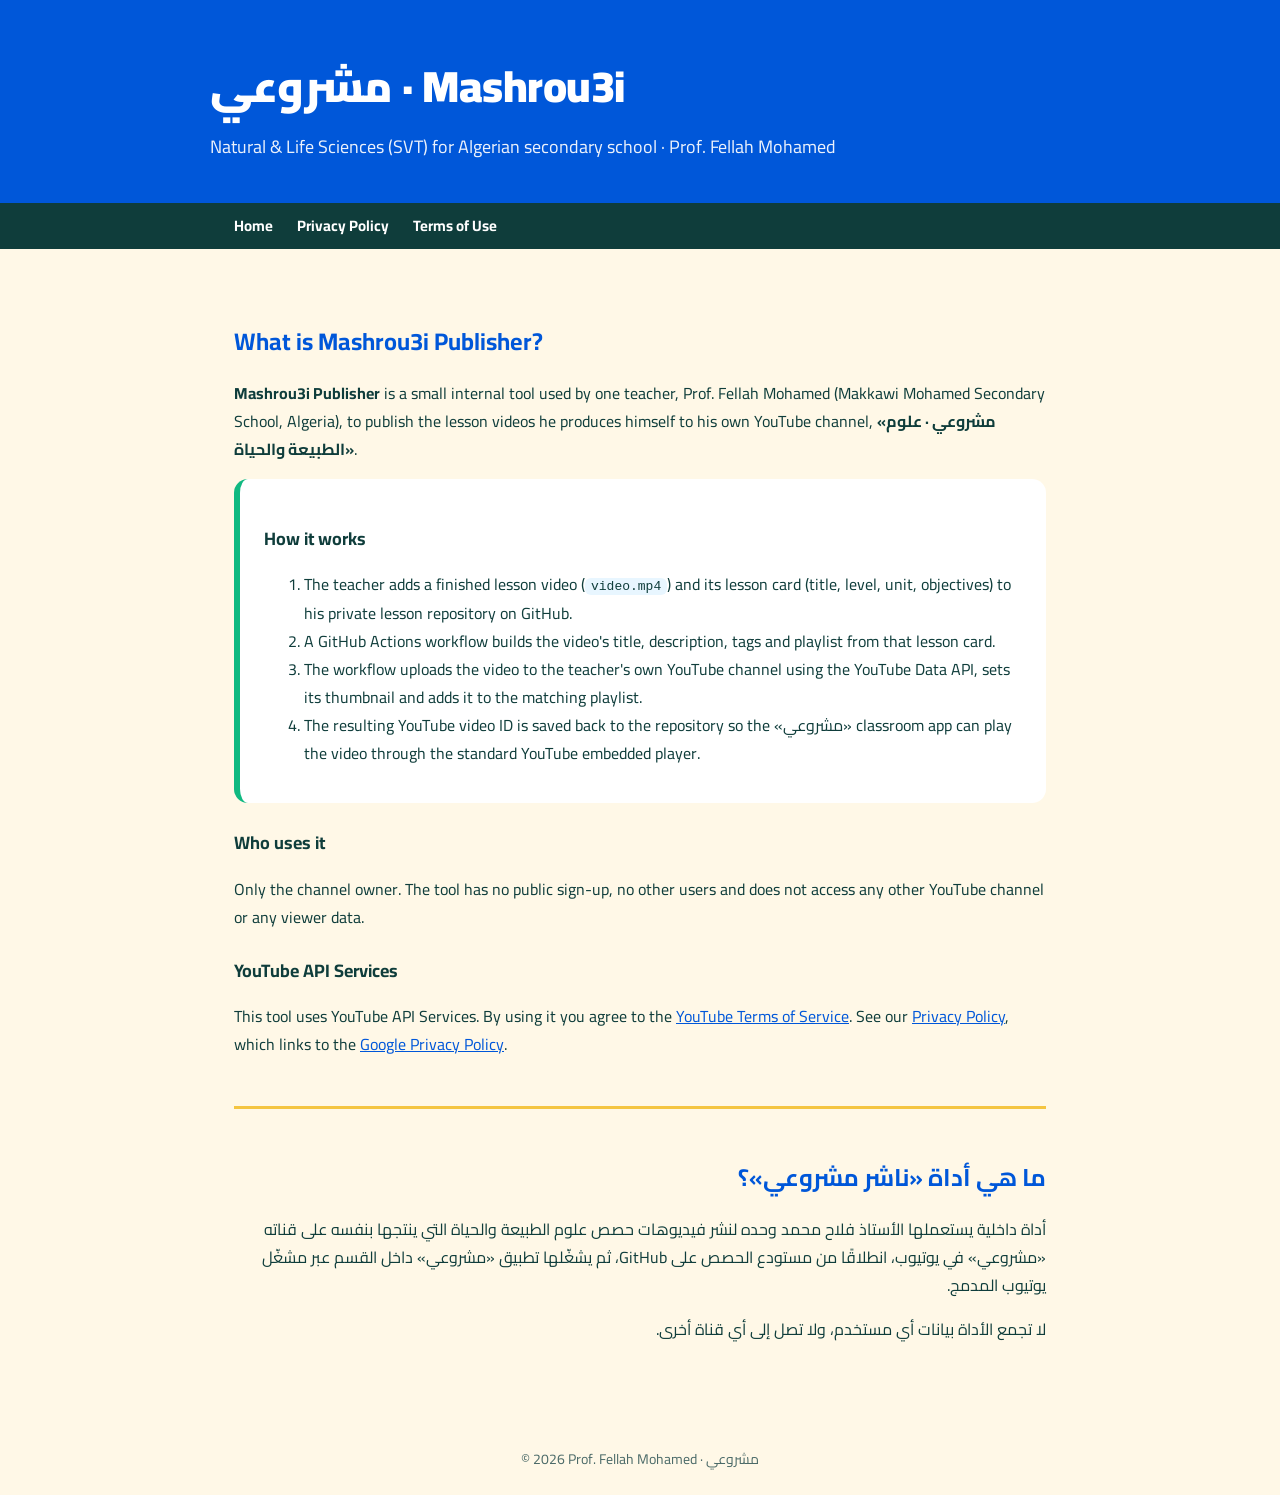
<file: index.html>
<!DOCTYPE html>
<html lang="en">
<head>
<meta charset="utf-8">
<meta name="viewport" content="width=device-width,initial-scale=1">
<title>Mashrou3i Publisher · مشروعي</title>
<meta name="description" content="Mashrou3i Publisher: the internal tool that publishes Prof. Fellah Mohamed's own SVT lesson videos to the «مشروعي» YouTube channel.">
<link rel="preconnect" href="https://fonts.googleapis.com"><link rel="preconnect" href="https://fonts.gstatic.com" crossorigin>
<link href="https://fonts.googleapis.com/css2?family=Cairo:wght@400;700;900&display=swap" rel="stylesheet">
<link rel="stylesheet" href="style.css">
</head>
<body>
<header><div class="wrap"><h1>مشروعي · Mashrou3i</h1><p>Natural &amp; Life Sciences (SVT) for Algerian secondary school · Prof. Fellah Mohamed</p></div></header>
<nav><div class="wrap"><a href="./">Home</a><a href="privacy.html">Privacy Policy</a><a href="terms.html">Terms of Use</a></div></nav>
<main>
<h2>What is Mashrou3i Publisher?</h2>
<p><strong>Mashrou3i Publisher</strong> is a small internal tool used by one teacher, Prof. Fellah Mohamed (Makkawi Mohamed Secondary School, Algeria), to publish the lesson videos he produces himself to his own YouTube channel, <strong>«مشروعي · علوم الطبيعة والحياة»</strong>.</p>
<div class="card">
<h3>How it works</h3>
<ol>
<li>The teacher adds a finished lesson video (<code>video.mp4</code>) and its lesson card (title, level, unit, objectives) to his private lesson repository on GitHub.</li>
<li>A GitHub Actions workflow builds the video's title, description, tags and playlist from that lesson card.</li>
<li>The workflow uploads the video to the teacher's own YouTube channel using the YouTube Data API, sets its thumbnail and adds it to the matching playlist.</li>
<li>The resulting YouTube video ID is saved back to the repository so the «مشروعي» classroom app can play the video through the standard YouTube embedded player.</li>
</ol>
</div>
<h3>Who uses it</h3>
<p>Only the channel owner. The tool has no public sign-up, no other users and does not access any other YouTube channel or any viewer data.</p>
<h3>YouTube API Services</h3>
<p>This tool uses YouTube API Services. By using it you agree to the <a href="https://www.youtube.com/t/terms">YouTube Terms of Service</a>. See our <a href="privacy.html">Privacy Policy</a>, which links to the <a href="https://policies.google.com/privacy">Google Privacy Policy</a>.</p>
<section class="ar">
<h2>ما هي أداة «ناشر مشروعي»؟</h2>
<p>أداة داخلية يستعملها الأستاذ فلاح محمد وحده لنشر فيديوهات حصص علوم الطبيعة والحياة التي ينتجها بنفسه على قناته «مشروعي» في يوتيوب، انطلاقًا من مستودع الحصص على GitHub، ثم يشغّلها تطبيق «مشروعي» داخل القسم عبر مشغّل يوتيوب المدمج.</p>
<p>لا تجمع الأداة بيانات أي مستخدم، ولا تصل إلى أي قناة أخرى.</p>
</section>
</main>
<footer>© 2026 Prof. Fellah Mohamed · مشروعي</footer>
</body>
</html>
</file>
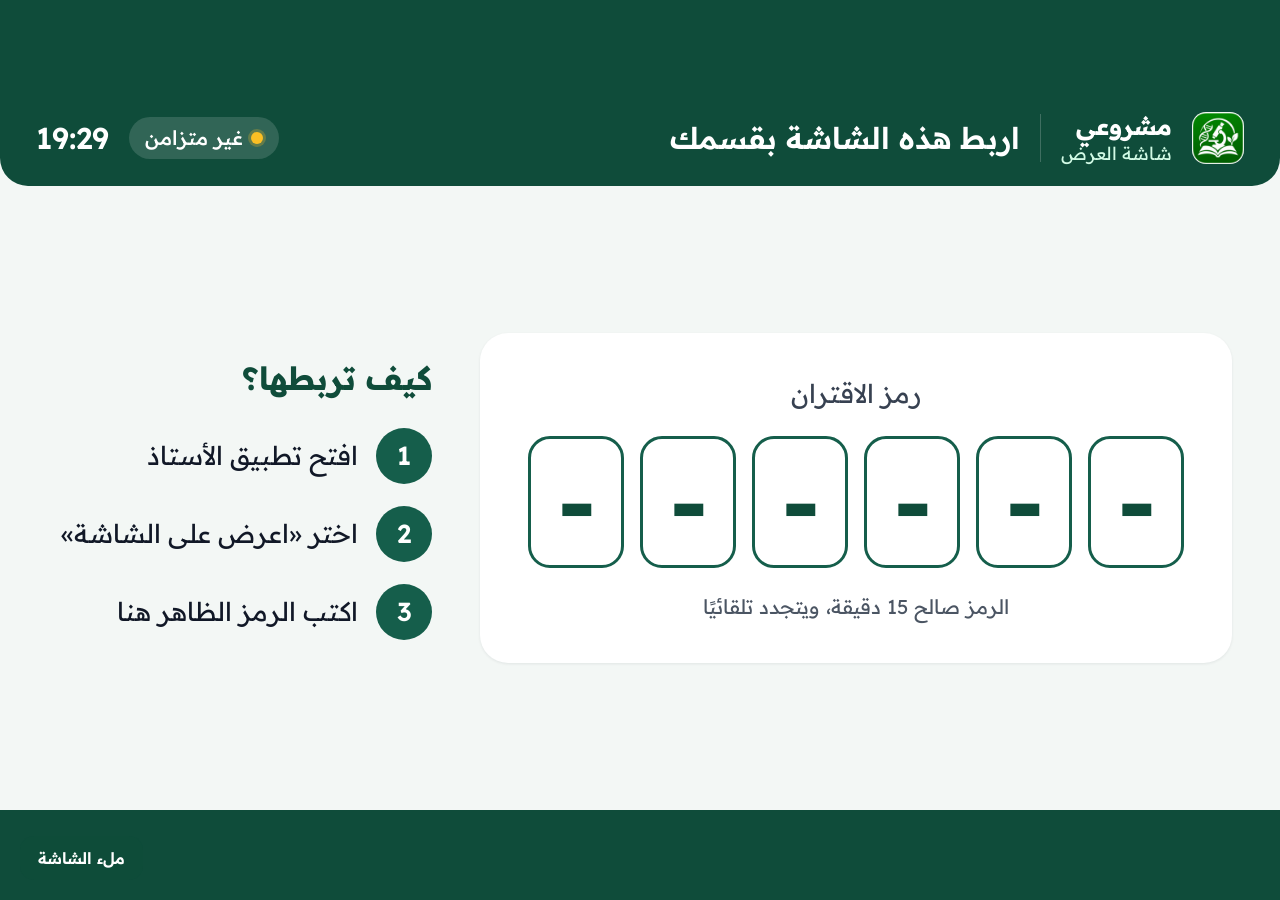
<file: display/index.html>
<!doctype html>
<html lang="ar" dir="rtl">
<head>
<meta charset="utf-8">
<meta name="viewport" content="width=device-width, initial-scale=1">
<title>مشروعي · شاشة العرض</title>
<link rel="preconnect" href="https://fonts.googleapis.com">
<link rel="preconnect" href="https://fonts.gstatic.com" crossorigin>
<link href="https://fonts.googleapis.com/css2?family=Readex+Pro:wght@400;500;600;700&display=swap" rel="stylesheet">
<style>
*{box-sizing:border-box}
html,body{margin:0;height:100%;background:#0F4C3A;overflow:hidden}
body{font-family:'Readex Pro',sans-serif;color:#111827}
body.idle{cursor:none}
#stage{position:absolute;top:0;left:0;width:1280px;height:720px;transform-origin:0 0;background:#F3F7F5;display:flex;flex-direction:column;overflow:hidden}
p,h1,h2{margin:0}
.ltr{direction:ltr;unicode-bidi:isolate}
header{height:96px;flex-shrink:0;background:#0F4C3A;color:#fff;display:flex;align-items:center;gap:20px;padding:0 36px;border-radius:0 0 28px 28px}
header img{width:52px;height:52px;border-radius:14px}
.brand{display:flex;flex-direction:column;min-width:0}
.brand b{font-size:24px;line-height:32px;font-weight:700}
.brand span{font-size:18px;line-height:24px;color:#D1FAE5;white-space:nowrap}
.vsep{width:1px;height:48px;background:rgba(255,255,255,.2);flex-shrink:0}
header h1{flex:1;min-width:0;font-size:30px;line-height:40px;font-weight:600;white-space:nowrap;overflow:hidden;text-overflow:ellipsis}
.sync{display:inline-flex;align-items:center;gap:8px;border-radius:999px;padding:6px 16px;background:rgba(255,255,255,.14);font-size:20px;line-height:1.5;font-weight:500;white-space:nowrap}
.sync i{width:12px;height:12px;border-radius:12px;background:#86EFAC;box-shadow:0 0 0 3px rgba(134,239,172,.25)}
.sync.off i{background:#FBBF24;box-shadow:0 0 0 3px rgba(251,191,36,.25)}
.clock{font-size:30px;font-weight:600}
main{flex:1;min-height:0;display:flex;gap:28px;padding:28px 36px 32px}
.card{background:#fff;border-radius:28px;box-shadow:0 1px 3px rgba(17,24,39,.08)}
.pill{display:inline-flex;align-items:center;gap:8px;border-radius:999px;white-space:nowrap;font-weight:600}
.emb{width:64px;height:64px;border-radius:14px;display:flex;align-items:center;justify-content:center;flex-shrink:0}
.emb svg{width:36px;height:36px}
.fit{overflow:hidden}
.empty{flex:1;display:flex;flex-direction:column;align-items:center;justify-content:center;gap:14px;color:#374151;text-align:center}
.empty b{font-size:34px;color:#0F4C3A}
.empty span{font-size:24px}
/* الاقتران */
.pair{flex:1;display:flex;align-items:center;justify-content:center;gap:48px;padding:40px 48px}
.pair .codebox{display:flex;gap:16px;direction:ltr}
.pair .codebox span{width:96px;height:132px;border:3px solid #155E4B;border-radius:22px;background:#fff;display:flex;align-items:center;justify-content:center;font-size:84px;font-weight:700;color:#0F4C3A}
.steps{display:flex;flex-direction:column;gap:22px}
.step{display:flex;align-items:center;gap:18px;font-size:26px;line-height:36px}
.step i{font-style:normal;width:56px;height:56px;border-radius:28px;background:#155E4B;color:#fff;display:flex;align-items:center;justify-content:center;font-size:26px;font-weight:600;flex-shrink:0}
#fs{position:fixed;left:20px;bottom:20px;z-index:5;border:0;border-radius:14px;background:rgba(15,76,58,.92);color:#fff;font:600 16px 'Readex Pro',sans-serif;padding:12px 18px;cursor:pointer;transition:opacity .3s}
body.idle #fs{opacity:0;pointer-events:none}
@media (prefers-reduced-motion:no-preference){#stage.swap main{animation:fade .35s ease-out}}
@keyframes fade{from{opacity:.3}to{opacity:1}}
</style>
</head>
<body>
<div id="stage"></div>
<button id="fs" type="button">ملء الشاشة</button>
<script>
'use strict';
const SUPABASE_URL = 'https://wjqhnlmtesjowqjuddio.supabase.co';
const SUPABASE_KEY = 'sb_publishable_W-Jl-FH4aJTjAICUAj2kCw_3q_v08cP';
const LOGO = '[data-uri]';
const POLL_MS = 2000, STALE_MS = 6000;

const STAGES = [['launch','الانطلاق'],['problem','المشكلة'],['hypotheses','الفرضيات'],['investigation','التقصي'],['synthesis','التركيب'],['evaluation','التقويم']];
const STAGE_NAME = Object.fromEntries(STAGES);
const PSTAGES = [['problem','المشكلة'],['need','الحاجة'],['idea','الفكرة'],['prototype','النموذج'],['pitch','العرض']];
const PSTATUS = {open:['جارٍ','#F3F4F6','#374151'],returned:['قيد التطوير','#F3F4F6','#374151'],submitted:['ينتظر المراجعة','#DBEAFE','#1D63B8'],evaluated:['معتمد','#155E4B','#FFFFFF']};
const KIND = {answer_reward:'إجابة مصادَق عليها',grant:'منحة',fine:'غرامة',project_prize:'جائزة مشروع',task_reward:'مكافأة مهمة',team_bonus:'مكافأة فريق'};
const LEVEL = {'1AS':'الأولى ثانوي','2AS':'الثانية ثانوي','3AS':'الثالثة ثانوي'};
const PALETTE = [['#DBEAFE','#1D63B8'],['#EDE9FE','#7C3AED'],['#DCFCE7','#155E4B'],['#CCFBF1','#0D9488'],['#FEF3C7','#B45309'],['#FCE7F3','#BE185D']];
const ICONS = {
  atom:'<g fill="none" stroke="currentColor" stroke-width="1.8"><ellipse cx="12" cy="12" rx="10" ry="4"/><ellipse cx="12" cy="12" rx="10" ry="4" transform="rotate(60 12 12)"/><ellipse cx="12" cy="12" rx="10" ry="4" transform="rotate(120 12 12)"/><circle cx="12" cy="12" r="1.6" fill="currentColor" stroke="none"/></g>',
  dna:'<g fill="none" stroke="currentColor" stroke-width="2" stroke-linecap="round"><path d="M7 3c0 4.5 10 4.5 10 9s-10 4.5-10 9"/><path d="M17 3c0 4.5-10 4.5-10 9s10 4.5 10 9"/><path d="M9 6.2h6M9 17.8h6M10.5 9.5h3M10.5 14.5h3"/></g>',
  leaf:'<g fill="none" stroke="currentColor" stroke-width="2" stroke-linecap="round" stroke-linejoin="round"><path d="M5 19C5 10 10 5 19 5c0 9-5 14-14 14z"/><path d="M5 19l8.5-8.5"/></g>',
  flask:'<g fill="none" stroke="currentColor" stroke-width="2" stroke-linecap="round" stroke-linejoin="round"><path d="M9 3h6M10 3v6l-5 9a2 2 0 0 0 1.8 3h10.4a2 2 0 0 0 1.8-3l-5-9V3"/><path d="M7.5 15h9"/></g>',
  check:'<path fill="currentColor" d="M9 16.2 4.8 12l-1.4 1.4L9 19 21 7l-1.4-1.4z"/>',
  checkc:'<path fill="currentColor" d="M12 2a10 10 0 1 0 0 20 10 10 0 0 0 0-20zm0 18a8 8 0 1 1 0-16 8 8 0 0 1 0 16zm-1.5-5.6L7.4 11.3 6 12.7l4.5 4.5 7.5-7.5-1.4-1.4z"/>',
  lock:'<path fill="currentColor" d="M18 8h-1V6c0-2.76-2.24-5-5-5S7 3.24 7 6v2H6c-1.1 0-2 .9-2 2v10c0 1.1.9 2 2 2h12c1.1 0 2-.9 2-2V10c0-1.1-.9-2-2-2zM9 6c0-1.66 1.34-3 3-3s3 1.34 3 3v2H9V6zm9 14H6V10h12v10zm-6-3c1.1 0 2-.9 2-2s-.9-2-2-2-2 .9-2 2 .9 2 2 2z"/>',
  trophy:'<path fill="currentColor" d="M19 5h-2V3H7v2H5c-1.1 0-2 .9-2 2v1c0 2.55 1.92 4.63 4.39 4.94A5.01 5.01 0 0 0 11 15.9V19H7v2h10v-2h-4v-3.1a5.01 5.01 0 0 0 3.61-2.96C19.08 12.63 21 10.55 21 8V7c0-1.1-.9-2-2-2zM5 8V7h2v3.82C5.84 10.4 5 9.3 5 8zm14 0c0 1.3-.84 2.4-2 2.82V7h2v1z"/>',
  bulb:'<path fill="currentColor" d="M12 3a7 7 0 0 0-4.2 12.6c.4.3.7.8.7 1.4V19c0 1.1.9 2 2 2h3c1.1 0 2-.9 2-2v-2c0-.5.3-1 .7-1.4A7 7 0 0 0 12 3zm2 16h-4v-1h4v1zm1.3-4.8-.8.8H9.5l-.8-.8A5 5 0 1 1 15.3 14.2z"/>'
};

// ---------- أدوات ----------
const $stage = document.getElementById('stage');
function h(tag, props, ...kids) {
  const el = document.createElement(tag);
  if (props) for (const [k, v] of Object.entries(props)) {
    if (v == null || v === false) continue;
    if (k === 'style') el.style.cssText = v;
    else if (k === 'cls') el.className = v;
    else if (k === 'svg') el.innerHTML = '<svg viewBox="0 0 24 24" aria-hidden="true">' + ICONS[v] + '</svg>';
    else el.setAttribute(k, v);
  }
  for (const c of kids.flat()) {
    if (c == null || c === false) continue;
    el.appendChild(typeof c === 'string' || typeof c === 'number' ? document.createTextNode(String(c)) : c);
  }
  return el;
}
const svg = (name, size, color) => { const s = h('span', {svg: name, style: `display:inline-flex;width:${size}px;height:${size}px;color:${color || 'currentColor'};flex-shrink:0`}); s.firstChild.style.cssText = 'width:100%;height:100%'; return s; };
const num = n => new Intl.NumberFormat('en-US').format(Math.round(n || 0));
const signed = n => (n < 0 ? '−' : '+') + num(Math.abs(n));
const ltr = (t, style) => h('span', {cls: 'ltr', dir: 'ltr', style}, t);
const tfmt = new Intl.DateTimeFormat('en-GB', {timeZone: 'Africa/Algiers', hour: '2-digit', minute: '2-digit', hour12: false});
const hhmm = iso => { try { return tfmt.format(iso ? new Date(iso) : new Date()); } catch (_) { return ''; } };
let colorMap = {};
function emblemColors(companies) {
  colorMap = {};
  [...(companies || [])].sort((a, b) => String(a.id || a.name).localeCompare(String(b.id || b.name)))
    .forEach((c, i) => { colorMap[c.id || c.name] = colorMap[c.name] = PALETTE[i % PALETTE.length]; });
}
function emblem(c, size) {
  const [bg, fg] = colorMap[c.id] || colorMap[c.name] || PALETTE[2];
  const s = size || 64;
  return h('span', {cls: 'emb', style: `width:${s}px;height:${s}px;background:${bg};color:${fg}`}, svg(ICONS[c.emblem] ? c.emblem : 'leaf', Math.round(s * .56)));
}
// يصغّر الخط حتى يتسع النص لإطاره دون تمرير
function fitText(el, maxPx, minPx) {
  let size = maxPx;
  el.style.fontSize = size + 'px';
  while (size > minPx && (el.scrollHeight > el.clientHeight + 1 || el.scrollWidth > el.clientWidth + 1)) {
    size -= 2; el.style.fontSize = size + 'px';
  }
}
function stageIndex(key) { return Math.max(0, STAGES.findIndex(s => s[0] === key)); }

// ---------- الرأس ----------
let syncEl, clockEl;
function header(sub, title) {
  syncEl = h('span', {cls: 'sync', role: 'status'}, h('i'), 'متزامن');
  clockEl = h('span', {cls: 'clock ltr', dir: 'ltr'}, hhmm());
  return h('header', null,
    h('img', {src: LOGO, alt: 'شعار مشروعي'}),
    h('div', {cls: 'brand'}, h('b', null, 'مشروعي'), h('span', null, sub)),
    h('span', {cls: 'vsep'}),
    h('h1', null, title),
    syncEl, clockEl);
}
function updateSync() {
  if (!syncEl) return;
  const off = !MOCK && Date.now() - lastOk > STALE_MS;
  syncEl.classList.toggle('off', off);
  syncEl.lastChild.textContent = off ? 'غير متزامن' : 'متزامن';
  if (clockEl) clockEl.textContent = hhmm();
}
function headerFor(st, title) {
  const parts = [st.class && st.class.name];
  if (st.lesson && st.lesson.session_no) parts.push('الحصة ' + st.lesson.session_no);
  return header(parts.filter(Boolean).join(' · '), title || (st.lesson ? st.lesson.title : (st.class && st.class.name) || ''));
}

// ---------- اللوحات ----------
function viewPairing(code) {
  const digits = String(code || '------').split('');
  return [header('شاشة العرض', 'اربط هذه الشاشة بقسمك'),
    h('main', {style: 'padding:0'}, h('div', {cls: 'pair'},
      h('div', {cls: 'card', style: 'padding:44px 48px;display:flex;flex-direction:column;align-items:center;gap:26px'},
        h('span', {style: 'font-size:26px;color:#374151'}, 'رمز الاقتران'),
        h('div', {cls: 'codebox'}, digits.map(d => h('span', null, d))),
        h('span', {style: 'font-size:20px;color:#4B5563'}, 'الرمز صالح 15 دقيقة، ويتجدد تلقائيًا')),
      h('div', {cls: 'steps', style: 'width:400px;flex-shrink:0'},
        h('h2', {style: 'font-size:32px;line-height:44px;font-weight:700;color:#0F4C3A;margin-bottom:6px'}, 'كيف تربطها؟'),
        h('div', {cls: 'step'}, h('i', null, '1'), h('span', null, 'افتح تطبيق الأستاذ')),
        h('div', {cls: 'step'}, h('i', null, '2'), h('span', null, 'اختر «اعرض على الشاشة»')),
        h('div', {cls: 'step'}, h('i', null, '3'), h('span', null, 'اكتب الرمز الظاهر هنا'))))) ];
}

function viewWaiting(st) {
  const L = st.lesson;
  const comps = st.companies || [];
  if (!L) return [headerFor(st), h('main', null, h('div', {cls: 'card empty'}, h('b', null, 'لا حصة مباشرة الآن'), h('span', null, 'تظهر الأسئلة هنا عند بدء الحصة من تطبيق الأستاذ')))];
  const idx = stageIndex(L.stage), sc = L.stage_content || {};
  const docs = (sc.documents || []).filter(d => d && (d.title || d.text));
  const main = sc.question || sc.prompt || (docs[0] && docs[0].text) || sc.situation || 'تابعوا التعليمة في التطبيق';
  let sub = '';
  if (main !== sc.situation && sc.situation) sub = sc.situation;
  else if (docs.length) sub = docs.map(d => d.title).filter(Boolean).join(' · ');
  const img = docs.find(d => d.image_url && !d.microscope_obs);
  const docLabel = docs.length ? (docs.length === 1 ? (docs[0].title || '') : docs.length + ' وثائق') : '';
  const qEl = h('p', {cls: 'fit', style: 'flex:0 1 auto;min-height:0;max-height:100%;font-size:42px;line-height:1.48;font-weight:600;color:#0F4C3A'}, main);
  const subEl = sub ? h('p', {cls: 'fit', style: 'flex:0 1 auto;max-height:104px;font-size:22px;line-height:34px;color:#374151'}, sub) : null;
  const sent = comps.filter(c => c.sent).length;
  const out = [headerFor(st), h('main', {style: 'padding:24px 36px 28px'},
    h('section', {style: 'flex:1.55;min-width:0;display:flex;flex-direction:column;gap:22px'},
      h('div', {cls: 'card', style: 'flex:1;min-height:0;padding:32px 36px;display:flex;flex-direction:column;gap:18px'},
        h('div', {style: 'display:flex;align-items:center;gap:12px;min-width:0'},
          h('span', {cls: 'pill', style: 'background:#155E4B;color:#fff;font-size:20px;line-height:28px;padding:4px 18px'}, 'المرحلة ', ltr(String(idx + 1)), ' من ', ltr('6'), ' · ' + STAGE_NAME[L.stage]),
          docLabel ? h('span', {style: 'font-size:22px;color:#374151;white-space:nowrap;overflow:hidden;text-overflow:ellipsis'}, docLabel) : null),
        h('div', {style: 'flex:1;min-height:0;display:flex;gap:24px'},
          h('div', {style: 'flex:1;min-width:0;display:flex;flex-direction:column;gap:14px'}, qEl, subEl),
          img ? h('img', {src: img.image_url, alt: img.title || 'وثيقة', style: 'width:300px;max-height:100%;object-fit:contain;border-radius:16px;background:#F9FAFB;flex-shrink:0'}) : null),
        h('div', {style: 'display:flex;align-items:center;gap:14px;background:#F3F4F6;border-radius:18px;padding:16px 20px'},
          svg('lock', 30, '#374151'), h('span', {style: 'font-size:24px;line-height:32px;font-weight:500;color:#1F2937'}, 'الإجابات تظهر بعد مصادقة الأستاذ'))),
      h('div', {style: 'display:flex;gap:10px', 'aria-label': 'المرحلة ' + (idx + 1) + ' من 6'},
        STAGES.map(([k, n], i) => h('div', {style: 'flex:1;display:flex;flex-direction:column;gap:8px'},
          h('span', {style: `height:10px;border-radius:5px;background:${i < idx ? '#155E4B' : i === idx ? '#16A34A' : '#D1D5DB'}`}),
          h('span', {style: `font-size:20px;line-height:26px;color:${i === idx ? '#111827' : '#374151'};font-weight:${i === idx ? 600 : 400}`}, n))))),
    h('section', {style: 'flex:1;min-width:0;display:flex;flex-direction:column;gap:14px'},
      h('div', {style: 'display:flex;align-items:baseline;justify-content:space-between'},
        h('h2', {style: 'font-size:28px;font-weight:600'}, 'الشركات'),
        h('span', {style: 'font-size:22px;color:#374151'}, 'أرسلت ', ltr(String(sent)), ' من ', ltr(String(comps.length)))),
      comps.slice(0, 4).map(c => h('div', {cls: 'card', style: 'display:flex;align-items:center;gap:18px;border-radius:22px;padding:16px 22px'},
        emblem(c), h('span', {style: 'flex:1;min-width:0;font-size:28px;font-weight:500;white-space:nowrap;overflow:hidden;text-overflow:ellipsis'}, c.name),
        c.sent ? h('span', {cls: 'pill', style: 'background:#DCFCE7;color:#14532D;font-size:20px;padding:8px 18px'}, svg('check', 22), 'أرسلت')
               : h('span', {cls: 'pill', style: 'background:#F3F4F6;color:#374151;font-size:20px;padding:8px 18px;font-weight:500'}, 'لم ترسل بعد'))),
      comps.length > 4 ? h('span', {style: 'font-size:20px;color:#4B5563'}, '+ ', ltr(String(comps.length - 4)), ' شركات أخرى') : null))];
  out.fits = [[qEl, 42, 24], subEl && [subEl, 22, 16]];
  return out;
}

function viewAnswer(st) {
  const s = st.shown;
  if (!s) return viewWaiting(st);
  const c = s.company || {};
  const aEl = h('p', {cls: 'fit', style: 'flex:1;min-height:0;font-size:40px;line-height:1.55;font-weight:500;color:#111827'}, s.answer || '');
  const reward = s.reward_ds || 0;
  const out = [headerFor(st), h('main', {style: 'padding:28px 36px 28px'},
    h('section', {cls: 'card', style: 'flex:1.6;min-width:0;padding:32px 36px;display:flex;flex-direction:column;gap:20px'},
      h('div', {style: 'display:flex;align-items:center;gap:20px'},
        emblem(c, 88),
        h('div', {style: 'flex:1;min-width:0;display:flex;flex-direction:column;gap:2px'},
          h('span', {style: 'font-size:40px;line-height:52px;font-weight:700;white-space:nowrap;overflow:hidden;text-overflow:ellipsis'}, c.name || ''),
          h('span', {style: 'font-size:22px;color:#374151'}, 'المرحلة ', ltr(String(stageIndex(s.stage) + 1)), ' · ' + (STAGE_NAME[s.stage] || ''))),
        h('span', {cls: 'pill', style: 'background:#155E4B;color:#fff;font-size:22px;padding:14px 24px'}, svg('checkc', 26), 'صادق عليها الأستاذ')),
      h('span', {style: 'height:2px;background:#E5E7EB;flex-shrink:0'}),
      aEl,
      h('span', {style: 'font-size:20px;color:#374151'}, s.validated_at ? ltr(hhmm(s.validated_at)) : null, s.validated_at ? ' · ' : '', 'إجابة الشركة كما أرسلتها')),
    h('aside', {style: 'width:420px;flex-shrink:0;display:flex;flex-direction:column;gap:22px'},
      h('div', {style: 'flex:1;background:#FEF3C7;border-radius:28px;padding:32px;display:flex;flex-direction:column;justify-content:center;gap:18px'},
        h('div', {style: 'display:flex;align-items:center;gap:20px'},
          h('span', {style: 'width:84px;height:84px;border-radius:42px;background:#D97706;color:#fff;display:flex;align-items:center;justify-content:center;font-size:30px;font-weight:600;flex-shrink:0'}, ltr('Ds')),
          reward ? ltr(signed(reward) + ' Ds', 'font-size:64px;line-height:1;font-weight:700;color:#92400E') : h('span', {style: 'font-size:28px;font-weight:600;color:#92400E'}, 'إجابة مصادَق عليها')),
        h('span', {style: 'font-size:22px;color:#92400E'}, 'الرصيد المشترك للشركة الآن'),
        ltr(num(s.company_balance_ds) + ' Ds', 'font-size:44px;font-weight:700;color:#78350F;align-self:flex-start')),
      st.lesson ? h('div', {cls: 'card', style: 'border-radius:22px;padding:20px 24px;font-size:20px;line-height:30px;color:#374151'},
        'الحصة ', ltr(String(st.lesson.session_no || '')), ' · ' + (st.lesson.title || '')) : null))];
  out.fits = [[aEl, 40, 22]];
  return out;
}

function viewRace(st) {
  const comps = (st.companies || []).slice(0, 5);
  const evs = (st.events || []).slice(0, 5);
  const max = Math.max(1, ...comps.map(c => Math.max(0, c.balance_ds || 0)));
  const dayTotal = (st.companies || []).reduce((a, c) => a + (c.today_ds || 0), 0);
  const rowH = comps.length > 4 ? 84 : 104;
  return [headerFor(st, st.lesson ? null : 'سباق الشركات'), h('main', null,
    h('section', {style: 'flex:1;min-width:0;display:flex;flex-direction:column;gap:6px'},
      h('div', {style: 'display:flex;align-items:baseline;gap:18px;margin-bottom:6px'},
        h('h2', {style: 'font-size:34px;line-height:44px;font-weight:700'}, 'سباق الشركات'),
        h('span', {style: 'font-size:22px;color:#374151'}, 'الرصيد المشترك لكل شركة'), h('span', {style: 'flex:1'}),
        h('span', {style: 'display:inline-flex;align-items:center;gap:10px;font-size:20px;color:#374151'}, h('span', {style: 'width:26px;height:14px;border-radius:7px;background:#F4C542'}), 'أرباح اليوم')),
      comps.length ? comps.map((c, i) => {
        const bal = Math.max(0, c.balance_ds || 0), today = Math.max(0, c.today_ds || 0);
        const w = Math.max(18, bal / max * 100);
        const todayPart = bal ? Math.min(100, today / bal * 100) : 0;
        const [, fg] = colorMap[c.id || c.name] || PALETTE[2];
        return h('div', {style: `display:flex;align-items:center;gap:18px;height:${rowH}px`},
          ltr(String(i + 1), `width:48px;font-size:40px;font-weight:700;color:${i ? '#374151' : '#0F4C3A'};text-align:center`),
          h('div', {style: 'position:relative'}, emblem(c),
            i === 0 && bal > 0 ? h('span', {style: 'position:absolute;top:-6px;left:-6px;width:30px;height:30px;border-radius:15px;background:#F4C542;color:#0F3D3B;display:flex;align-items:center;justify-content:center'}, svg('trophy', 20)) : null),
          h('div', {style: 'width:190px;display:flex;flex-direction:column;gap:6px;min-width:0'},
            h('span', {style: 'font-size:28px;line-height:34px;font-weight:600;white-space:nowrap;overflow:hidden;text-overflow:ellipsis'}, c.name),
            h('span', {cls: 'pill', style: 'align-self:flex-start;background:#FEF3C7;color:#92400E;font-size:20px;padding:2px 12px'}, 'اليوم ', ltr(signed(c.today_ds || 0)))),
          h('div', {style: 'flex:1;height:56px;border-radius:28px;background:#E3ECE8;position:relative;overflow:hidden'},
            h('div', {style: `position:absolute;top:0;bottom:0;right:0;width:${w}%;display:flex`},
              h('span', {style: `width:${100 - todayPart}%;height:100%;background:${fg};border-radius:0 28px 28px 0`}),
              todayPart > 0 ? h('span', {style: 'flex:1;height:100%;background:#F4C542;border-radius:28px 0 0 28px;margin-right:-14px'}) : null),
            ltr(num(c.balance_ds) + ' Ds', 'position:absolute;top:0;bottom:0;right:22px;display:flex;align-items:center;font-size:26px;font-weight:700;color:#fff')));
      }) : h('div', {cls: 'card empty'}, h('b', null, 'لا شركات في هذا القسم بعد')),
      h('div', {style: 'margin-top:auto;display:flex;align-items:center;gap:16px;background:#0F4C3A;color:#fff;border-radius:22px;padding:16px 24px'},
        svg('bulb', 34, '#F4C542'), h('span', {style: 'font-size:24px;line-height:32px;flex:1'}, 'كل إجابة مصادَق عليها ', h('b', null, ltr('+60 Ds')), ' لشركتها'))),
    h('aside', {style: 'width:380px;flex-shrink:0;display:flex;flex-direction:column;gap:10px'},
      h('div', {style: 'display:flex;align-items:baseline;justify-content:space-between'},
        h('h2', {style: 'font-size:26px;font-weight:600'}, 'آخر الأحداث'),
        h('span', {style: 'font-size:20px;color:#374151'}, 'أرباح اليوم ', h('b', {style: 'color:#92400E'}, ltr(signed(dayTotal) + ' Ds')))),
      evs.length ? evs.map(e => {
        const neg = e.amount_ds < 0, big = e.amount_ds >= 200;
        return h('div', {style: `display:flex;align-items:center;gap:14px;background:${neg ? '#FEE2E2' : big ? '#FEF3C7' : '#fff'};border:${big ? '2px solid #F4C542' : '0'};border-radius:18px;padding:12px 16px`},
          ltr(signed(e.amount_ds) + ' Ds', `min-width:104px;font-size:28px;font-weight:700;color:${neg ? '#991B1B' : big ? '#92400E' : '#0F4C3A'}`),
          h('div', {style: 'flex:1;min-width:0'},
            h('p', {style: 'font-size:22px;line-height:30px;font-weight:600;white-space:nowrap;overflow:hidden;text-overflow:ellipsis'}, e.company || ''),
            h('p', {style: 'font-size:19px;line-height:26px;color:#374151;white-space:nowrap;overflow:hidden;text-overflow:ellipsis'}, (e.kind === 'grant' || e.kind === 'fine') && e.reason ? e.reason : (KIND[e.kind] || e.reason || ''))),
          ltr(hhmm(e.at), 'font-size:18px;color:#374151'));
      }) : h('div', {cls: 'card', style: 'border-radius:18px;padding:22px;font-size:22px;color:#4B5563;text-align:center'}, 'لا حركات اليوم بعد'))) ];
}

function viewInnovation(st) {
  const all = st.projects || [];
  if (!all.length) return [headerFor(st), h('main', null, h('div', {cls: 'card empty'}, h('b', null, 'معرض الابتكار'), h('span', null, 'لا مشاريع منشورة في هذا القسم بعد')))];
  const groups = {};
  all.forEach(p => { (groups[p.title] = groups[p.title] || []).push(p); });
  const title = Object.keys(groups).sort((a, b) => groups[b].length - groups[a].length)[0];
  const ps = groups[title].slice(0, 4);
  const kindLabel = ps[0].kind === 'innovative_project' ? 'مشروع مبتكر' : 'مشكل حقيقي بلا حل';
  const fits = [];
  const cards = ps.map(p => {
    const si = Math.max(0, PSTAGES.findIndex(x => x[0] === p.stage));
    const [sl, sbg, sfg] = PSTATUS[p.status] || PSTATUS.open;
    const done = p.status === 'evaluated';
    const body = h('p', {cls: 'fit', style: 'flex:1;min-height:0;font-size:26px;line-height:1.5;color:#1F2937'}, p.last_submission || p.need || '');
    fits.push([body, 28, 20]);
    return h('div', {cls: 'card', style: `flex:1;min-width:0;padding:24px;display:flex;flex-direction:column;gap:16px;${done ? 'border:4px solid #F4C542;' : ''}`},
      h('div', {style: 'display:flex;align-items:center;gap:14px'}, emblem({id: p.company, name: p.company, emblem: p.emblem}, 56),
        h('span', {style: 'flex:1;min-width:0;font-size:28px;font-weight:700;white-space:nowrap;overflow:hidden;text-overflow:ellipsis'}, p.company)),
      body,
      h('div', {style: 'display:flex;gap:6px;direction:rtl'}, PSTAGES.map((_, i) => h('span', {style: `flex:1;height:10px;border-radius:5px;background:${i <= si ? '#155E4B' : '#D1D5DB'}`}))),
      h('span', {style: 'font-size:20px;color:#374151;white-space:nowrap'}, 'المرحلة ', ltr(String(si + 1)), ' من ', ltr('5'), ' · ', h('b', {style: 'color:#155E4B;font-weight:500'}, PSTAGES[si][1])),
      h('div', {style: 'display:flex;align-items:center;gap:10px;flex-wrap:wrap'},
        h('span', {cls: 'pill', style: `background:${sbg};color:${sfg};font-size:22px;padding:8px 20px;font-weight:500`}, done ? svg('checkc', 24) : null, sl),
        p.prize_ds > 0 ? h('span', {cls: 'pill', style: 'background:#FEF3C7;color:#92400E;font-size:26px;padding:6px 16px;font-weight:700'},
          h('span', {style: 'width:32px;height:32px;border-radius:16px;background:#D97706;color:#fff;display:inline-flex;align-items:center;justify-content:center;font-size:13px;font-weight:600'}, ltr('Ds')),
          ltr(signed(p.prize_ds) + ' Ds')) : null));
  });
  const out = [headerFor(st), h('main', {style: 'flex-direction:column;gap:22px'},
    h('div', {cls: 'card', style: 'display:flex;align-items:center;gap:24px;padding:22px 32px'},
      h('span', {cls: 'emb', style: 'width:76px;height:76px;background:#EDE9FE;color:#5B21B6'}, svg('flask', 42)),
      h('div', {style: 'flex:1;min-width:0;display:flex;flex-direction:column;gap:4px'},
        h('span', {cls: 'pill', style: 'align-self:flex-start;background:#EDE9FE;color:#5B21B6;font-size:18px;padding:2px 14px;font-weight:500'}, 'معرض الابتكار · ' + kindLabel),
        h('span', {style: 'font-size:36px;line-height:46px;font-weight:700;color:#0F4C3A;white-space:nowrap;overflow:hidden;text-overflow:ellipsis'}, title),
        ps[0].need ? h('span', {style: 'font-size:22px;color:#374151;white-space:nowrap;overflow:hidden;text-overflow:ellipsis'}, 'الاحتياج: ' + ps[0].need) : null)),
    h('div', {style: 'flex:1;min-height:0;display:flex;gap:18px'}, cards))];
  out.fits = fits; out.sameSize = true;
  return out;
}

function viewClassCode(st) {
  const c = st.class || {};
  const chars = String(c.code || '').split('');
  const pending = st.pending_joins || 0;
  return [header((c.name || '') + ' · رمز القسم', 'انضمّوا إلى القسم'), h('main', null,
    h('section', {cls: 'card', style: 'flex:1.6;min-width:0;display:flex;flex-direction:column;align-items:center;justify-content:center;gap:22px'},
      h('span', {style: 'font-size:26px;color:#374151'}, 'رمز الانضمام إلى القسم'),
      h('span', {style: 'font-size:44px;font-weight:700;color:#0F4C3A;text-align:center;padding:0 24px'}, [c.name, LEVEL[c.level]].filter(Boolean).join(' · ')),
      h('div', {style: 'display:flex;gap:22px;direction:ltr'}, chars.map(ch => h('span', {style: 'width:128px;height:152px;border:3px solid #155E4B;border-radius:26px;display:flex;align-items:center;justify-content:center;font-size:110px;font-weight:600;color:#0F4C3A'}, ch))),
      h('span', {style: 'font-size:24px;color:#374151'}, [c.stream, c.school].filter(Boolean).join(' · '))),
    h('aside', {style: 'width:440px;flex-shrink:0;display:flex;flex-direction:column;gap:22px'},
      h('div', {cls: 'card', style: 'flex:1;padding:36px;display:flex;flex-direction:column;justify-content:center;gap:24px'},
        h('h2', {style: 'font-size:32px;font-weight:600'}, 'كيف تنضم؟'),
        h('div', {cls: 'step'}, h('i', null, '1'), h('span', null, 'افتح تطبيق «مشروعي» للتلميذ')),
        h('div', {cls: 'step'}, h('i', null, '2'), h('span', null, 'اختر «انضم إلى قسم» واكتب الرمز')),
        h('div', {cls: 'step'}, h('i', null, '3'), h('span', null, 'انتظر موافقة الأستاذ'))),
      h('div', {style: 'background:#EDE9FE;border-radius:28px;padding:26px 30px;display:flex;align-items:center;gap:22px'},
        ltr(String(pending), 'font-size:72px;line-height:1;font-weight:600;color:#5B21B6'),
        h('div', {style: 'display:flex;flex-direction:column;gap:4px'},
          h('span', {style: 'font-size:28px;font-weight:600;color:#4C1D95'}, pending === 1 ? 'وصل طلب واحد' : 'طلبات انضمام'),
          h('span', {style: 'font-size:22px;color:#5B21B6'}, 'تنتظر موافقة الأستاذ')))))];
}

// ---------- الرسم ----------
let lastKey = '', lastView = '';
function render(st) {
  const key = JSON.stringify(Object.assign({}, st, {now: null}));
  if (key === lastKey) { updateSync(); return; }
  lastKey = key;
  let nodes;
  if (st.status === 'waiting_pair') nodes = viewPairing(st.code);
  else {
    emblemColors(st.companies);
    nodes = ({waiting: viewWaiting, answer: viewAnswer, race: viewRace, innovation: viewInnovation, class_code: viewClassCode}[st.view] || viewRace)(st);
  }
  const view = st.status === 'waiting_pair' ? 'pair' : st.view;
  $stage.replaceChildren(...nodes);
  $stage.classList.toggle('swap', view !== lastView);
  lastView = view;
  const doFit = () => {
    const fs = (nodes.fits || []).filter(Boolean);
    fs.forEach(f => fitText(f[0], f[1], f[2]));
    if (nodes.sameSize && fs.length) {
      const m = Math.min(...fs.map(f => parseFloat(f[0].style.fontSize)));
      fs.forEach(f => { f[0].style.fontSize = m + 'px'; });
    }
  };
  doFit(); updateSync();
  if (document.fonts && document.fonts.ready) document.fonts.ready.then(doFit);
}

// ---------- التحجيم وملء الشاشة ----------
function scale() {
  const s = Math.min(innerWidth / 1280, innerHeight / 720);
  $stage.style.transform = `translate(${(innerWidth - 1280 * s) / 2}px, ${(innerHeight - 720 * s) / 2}px) scale(${s})`;
}
addEventListener('resize', scale); scale();
const fsBtn = document.getElementById('fs');
fsBtn.addEventListener('click', () => { const d = document.documentElement; (d.requestFullscreen || d.webkitRequestFullscreen || (() => {})).call(d); });
let idleTimer;
function wake() { document.body.classList.remove('idle'); clearTimeout(idleTimer); idleTimer = setTimeout(() => document.body.classList.add('idle'), 5000); }
addEventListener('mousemove', wake); addEventListener('keydown', wake); wake();
document.addEventListener('fullscreenchange', () => { fsBtn.textContent = document.fullscreenElement ? 'خروج من ملء الشاشة' : 'ملء الشاشة'; });

// ---------- الاتصال ----------
let lastOk = 0, inFlight = false, code = null;
function getToken() {
  const K = 'mashroui_display_token';
  try { const t = localStorage.getItem(K); if (t && t.length >= 64) return t; } catch (_) {}
  const b = new Uint8Array(32); crypto.getRandomValues(b);
  const t = Array.from(b, x => x.toString(16).padStart(2, '0')).join('');
  try { localStorage.setItem(K, t); } catch (_) {}
  return t;
}
const TOKEN = getToken();
async function rpc(fn, args) {
  const r = await fetch(`${SUPABASE_URL}/rest/v1/rpc/${fn}`, {
    method: 'POST', cache: 'no-store',
    headers: {'apikey': SUPABASE_KEY, 'Content-Type': 'application/json'},
    body: JSON.stringify(args)});
  if (!r.ok) throw new Error(fn + ' ' + r.status);
  return r.json();
}
async function tick() {
  if (inFlight) return; inFlight = true;
  try {
    if (!code) code = await rpc('display_register', {p_token: TOKEN});
    let st = await rpc('display_state', {p_token: TOKEN});
    if (st.status === 'expired') { code = await rpc('display_register', {p_token: TOKEN}); st = {status: 'waiting_pair', code}; }
    lastOk = Date.now();
    render(st);
  } catch (e) {
    console.warn('display', e.message);
    if (!lastKey) render({status: 'waiting_pair', code: '------'});
    updateSync();
  } finally { inFlight = false; }
}

// ---------- بيانات تجريبية: ?mock=waiting|answer|race|innovation|class_code|pair ----------
const MOCK = new URLSearchParams(location.search).get('mock');
function mockState(v) {
  const t = m => new Date(Date.now() - m * 60000).toISOString();
  const companies = [
    {id: 'a', name: 'نيورو لاب', emblem: 'atom', balance_ds: 3420, today_ds: 560, sent: true},
    {id: 'b', name: 'سينابس', emblem: 'dna', balance_ds: 2980, today_ds: 60, sent: true},
    {id: 'c', name: 'المستقبِل', emblem: 'leaf', balance_ds: 2610, today_ds: 60, sent: false},
    {id: 'd', name: 'بيو تك', emblem: 'leaf', balance_ds: 1940, today_ds: 10, sent: false}];
  const base = {status: 'paired', view: v, class: {name: '2 ع ت 1', level: '2AS', code: 'M4R2', stream: 'علوم تجريبية', school: 'ثانوية مكاوي محمد'},
    lesson: {id: '2AS-L09', session_no: 9, title: 'دور البنكرياس في تنظيم التحلون', stage: 'investigation',
      stage_content: {key: 'investigation', question: 'ما دور البنكرياس الذي توضحه هذه التجربة فيما يخص التحلون؟',
        documents: [{title: 'الوثيقة 2', text: 'استئصال البنكرياس عند كلب · منحنى تغيّرات نسبة السكر في الدم قبل الاستئصال وبعده'}],
        situation: 'استئصال البنكرياس عند كلب · منحنى تغيّرات نسبة السكر في الدم قبل الاستئصال وبعده'}},
    companies,
    events: [{company: 'بيو تك', amount_ds: -50, kind: 'fine', reason: 'إخلال بالنظام', at: t(1)},
      {company: 'بيو تك', amount_ds: 60, kind: 'answer_reward', at: t(3)},
      {company: 'المستقبِل', amount_ds: 60, kind: 'answer_reward', at: t(4)},
      {company: 'نيورو لاب', amount_ds: 500, kind: 'grant', reason: 'سؤال صعب', at: t(7)},
      {company: 'سينابس', amount_ds: 60, kind: 'answer_reward', at: t(9)}]};
  if (v === 'answer') base.shown = {stage: 'investigation', answer: 'استئصال البنكرياس يرفع التحلون من حوالي 1 غ/ل إلى حوالي 3.2 غ/ل: البنكرياس عضو خافض لنسبة السكر في الدم، ضروري لتنظيم التحلون.', validated_at: t(1), company: companies[0], reward_ds: 60, company_balance_ds: 2920};
  if (v === 'innovation') base.projects = [
    {title: 'قياس نسبة السكر في الدم دون وخز', kind: 'real_problem', need: 'متابعة التحلون يوميًا بطريقة أسهل وأقل إزعاجًا', stage: 'pitch', status: 'evaluated', company: 'نيورو لاب', emblem: 'atom', last_submission: 'لاقط على الجلد يرسل القياس إلى الهاتف', prize_ds: 300},
    {title: 'قياس نسبة السكر في الدم دون وخز', kind: 'real_problem', stage: 'prototype', status: 'submitted', company: 'المستقبِل', emblem: 'leaf', last_submission: 'تطبيق يذكّر بموعد القياس ويحفظ النتائج', prize_ds: 0},
    {title: 'قياس نسبة السكر في الدم دون وخز', kind: 'real_problem', stage: 'idea', status: 'open', company: 'سينابس', emblem: 'dna', last_submission: 'جمع ما يُعرف عن طرق القياس دون وخز', prize_ds: 0},
    {title: 'قياس نسبة السكر في الدم دون وخز', kind: 'real_problem', stage: 'need', status: 'returned', company: 'بيو تك', emblem: 'leaf', last_submission: 'مخطط يقارن الوخز بطرق أخرى', prize_ds: 0}];
  if (v === 'class_code') { base.lesson = null; base.pending_joins = 6; }
  return base;
}
if (MOCK) render(MOCK === 'pair' ? {status: 'waiting_pair', code: '482913'} : mockState(MOCK));
else { tick(); setInterval(tick, POLL_MS); }
setInterval(updateSync, 1000);
</script>
</body>
</html>
</file>
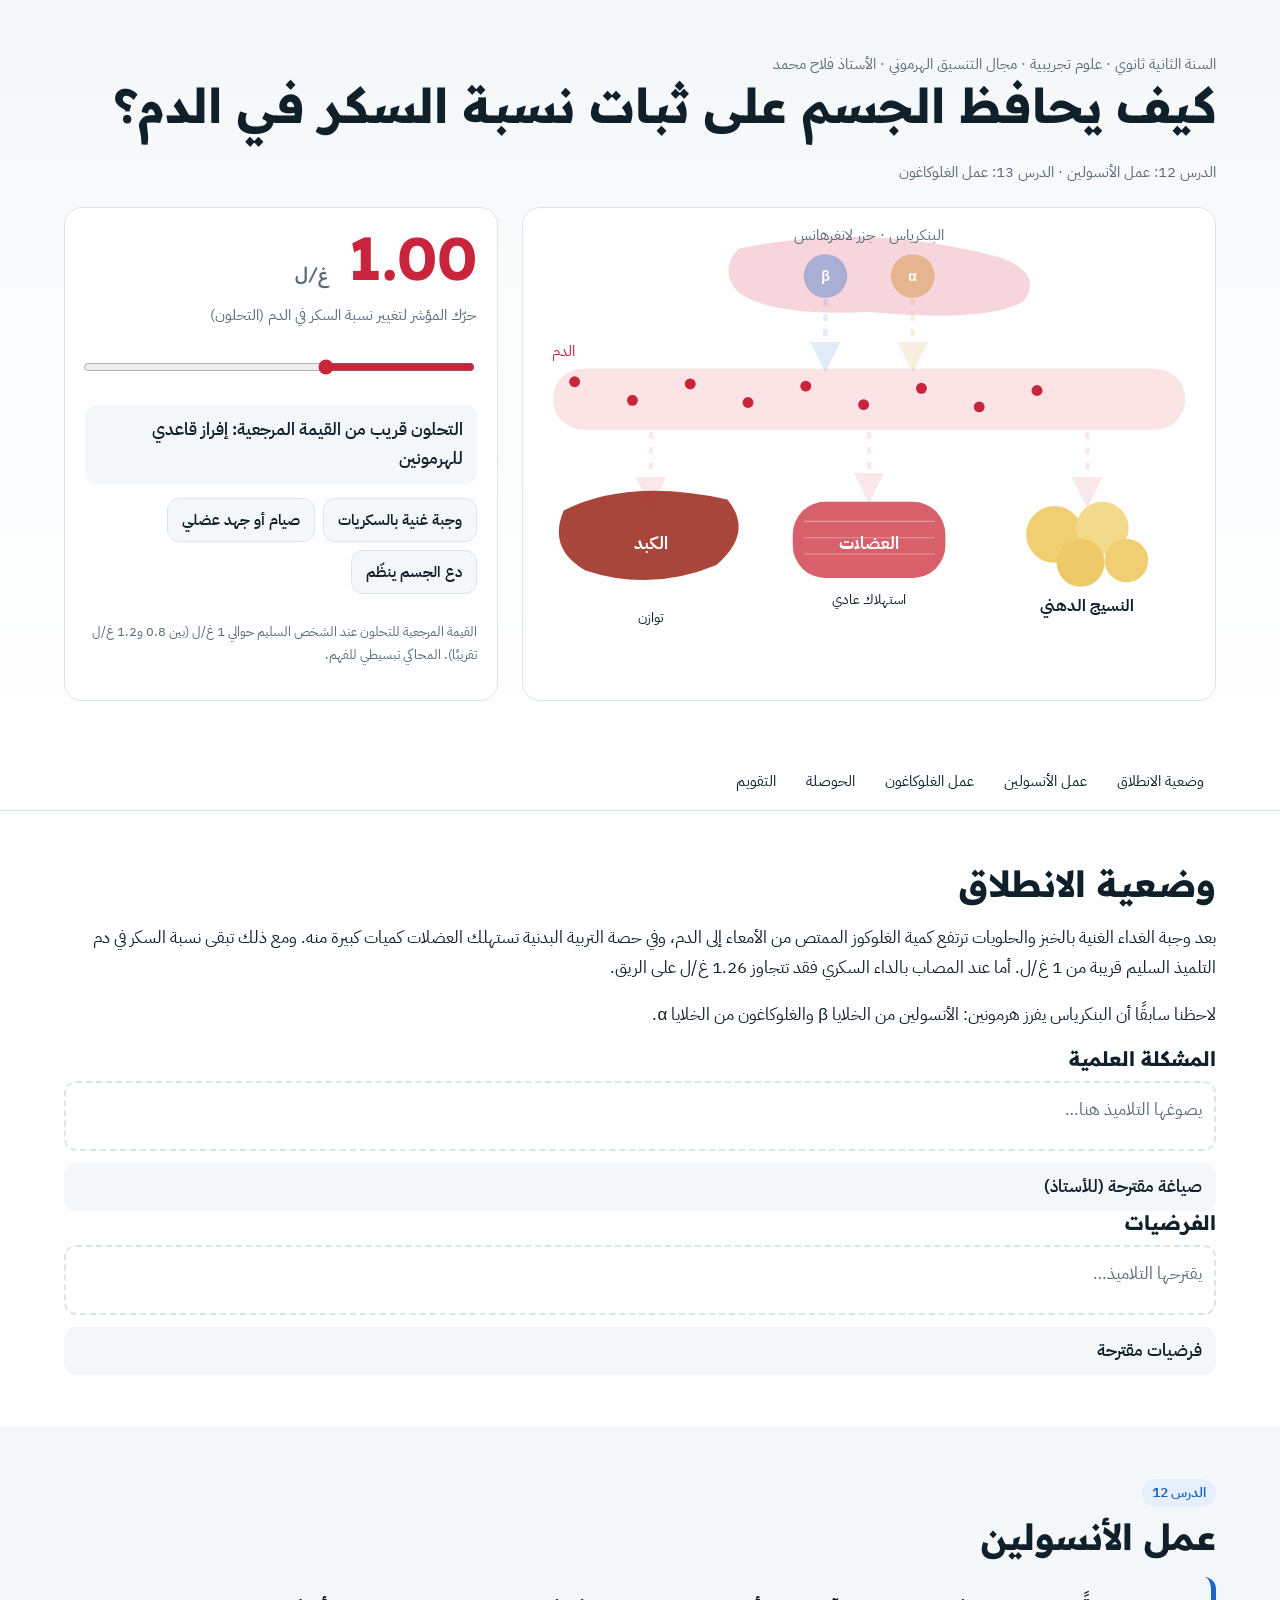
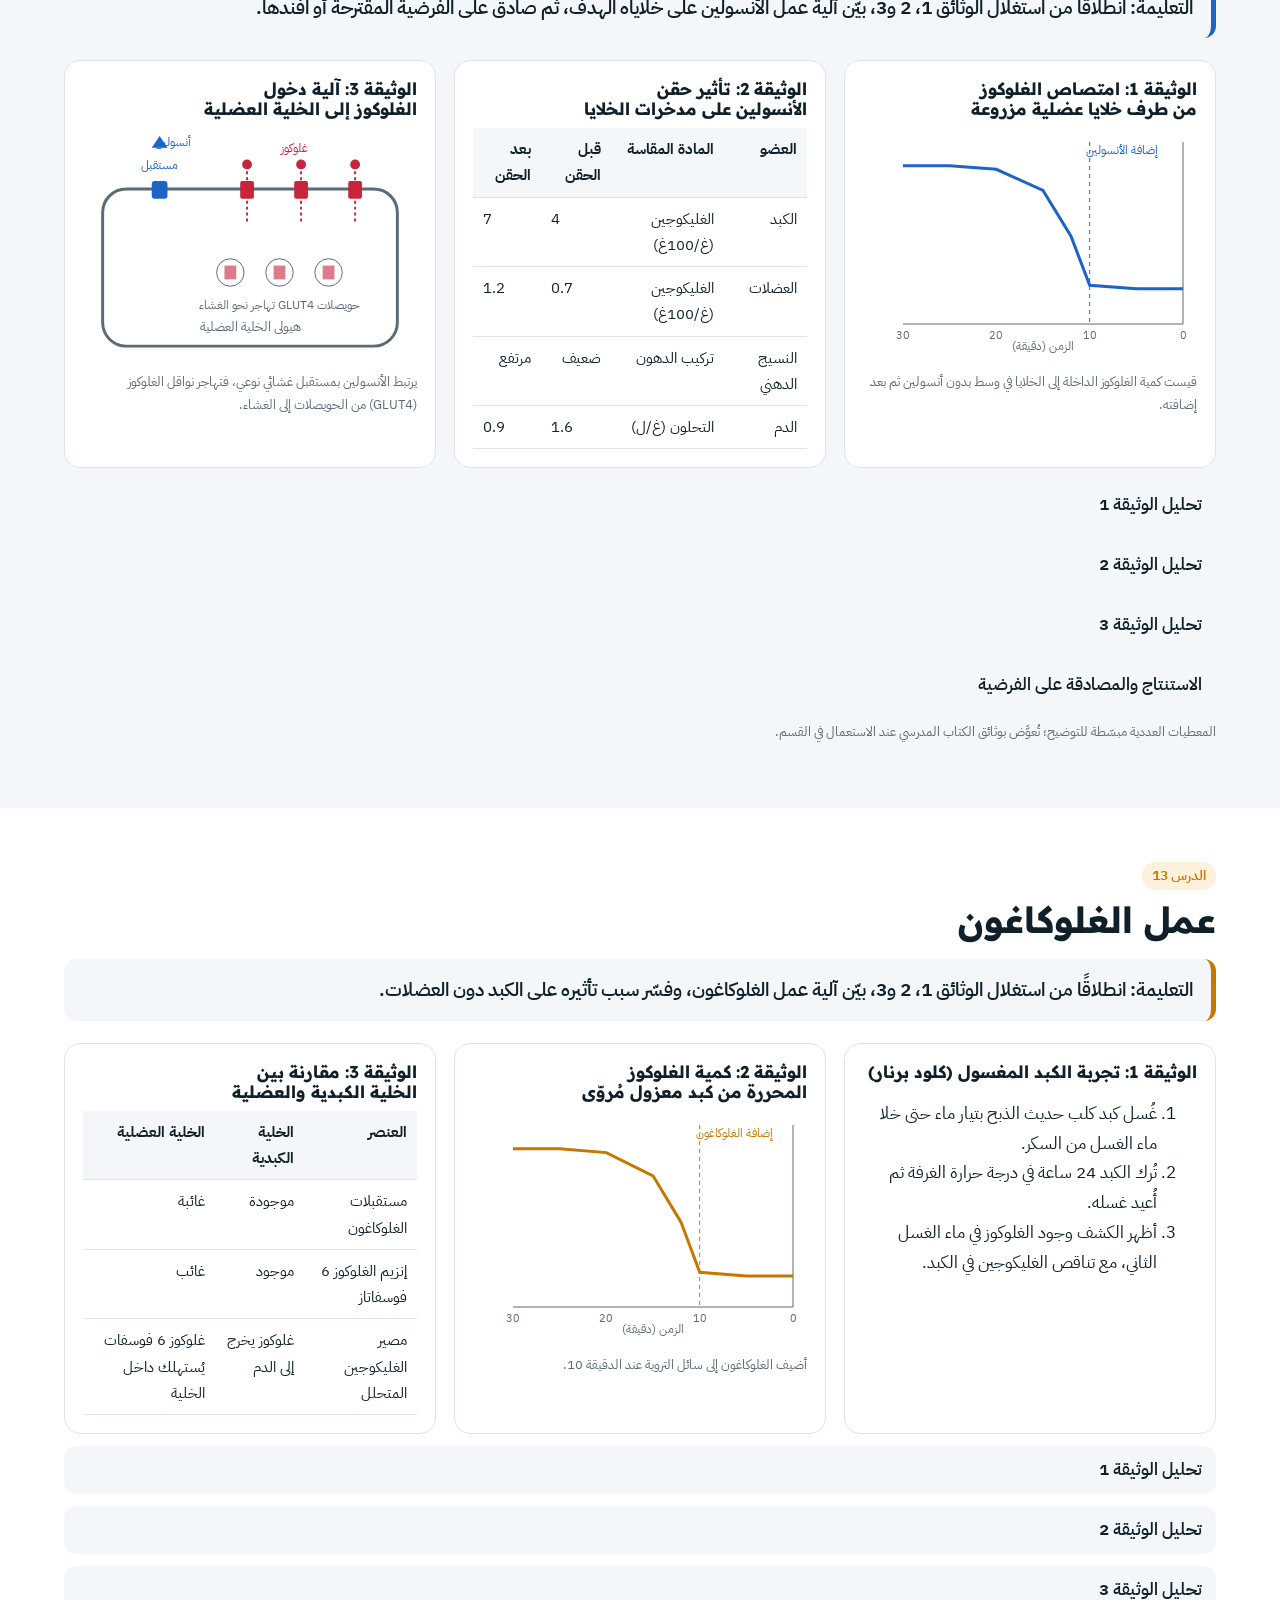
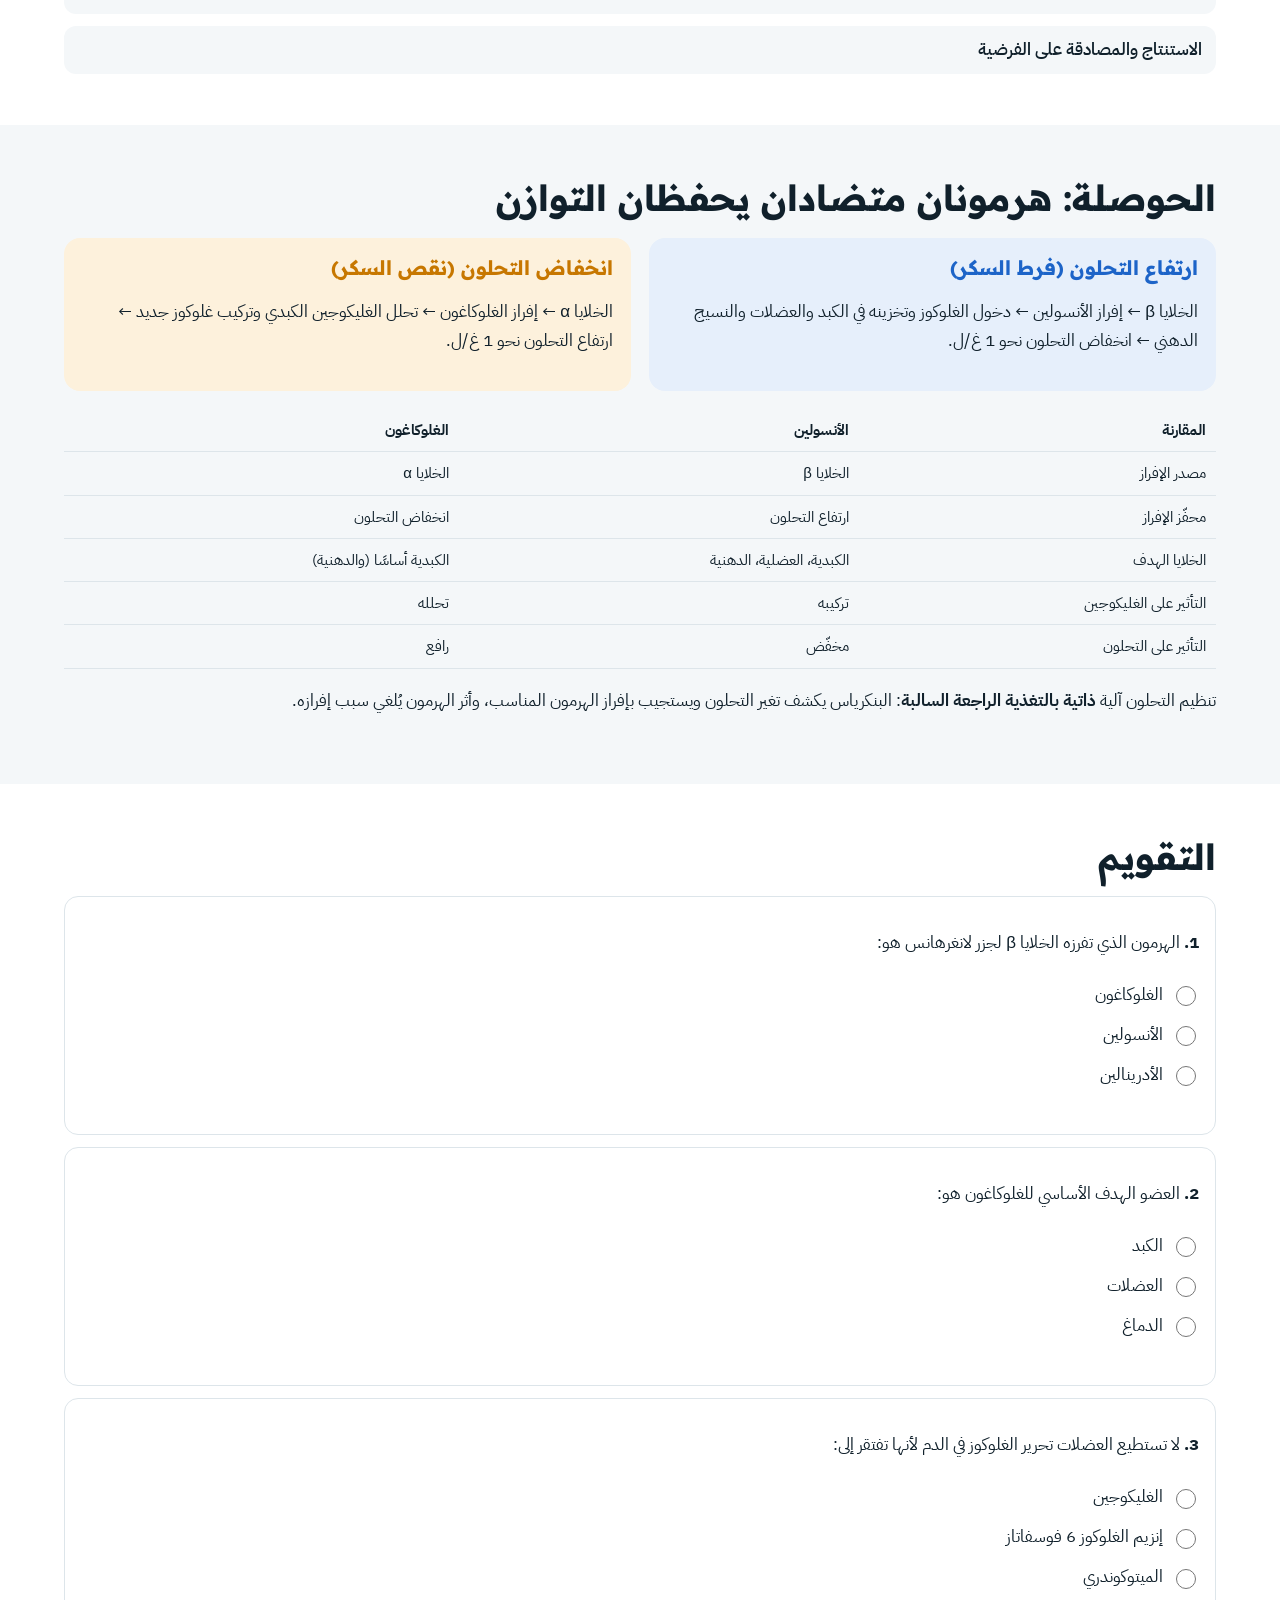
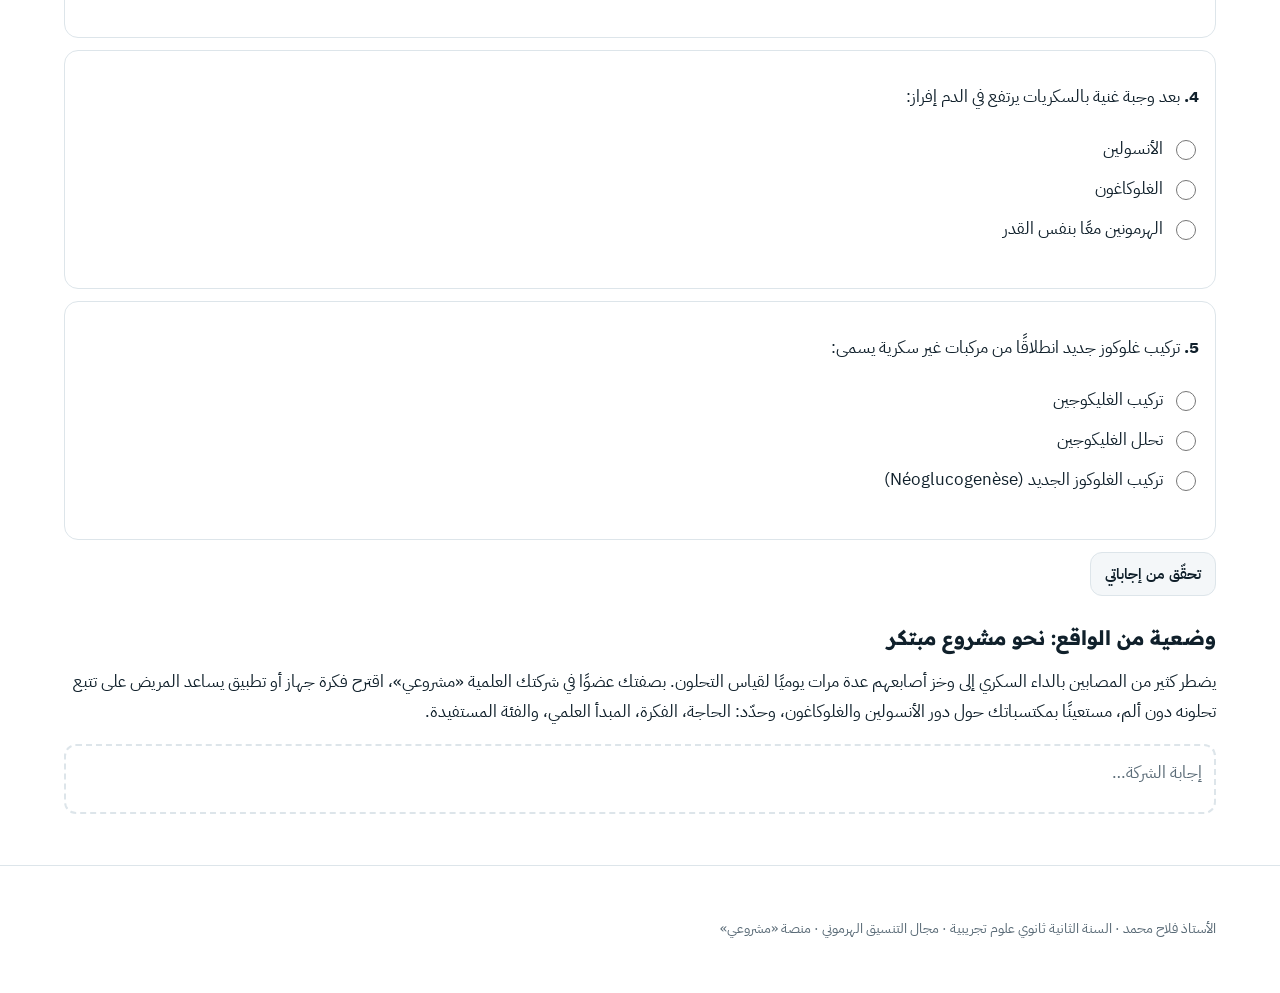
<file: insulin-glucagon/index.html>
<!DOCTYPE html>
<html lang="ar" dir="rtl">
<head>
<meta charset="utf-8">
<meta name="viewport" content="width=device-width, initial-scale=1">
<title>عمل الأنسولين والغلوكاغون</title>
<link rel="preconnect" href="https://fonts.googleapis.com">
<link href="https://fonts.googleapis.com/css2?family=Readex+Pro:wght@500;700&family=IBM+Plex+Sans+Arabic:wght@400;600&display=swap" rel="stylesheet">
<style>
/* VOICE: درس علمي واضح وهادئ لتلاميذ 2 ثانوي، يكشف الإجابات خطوة بخطوة
   IDEA: لوحة مراقبة نسبة السكر في الدم (التحلون) كما في لوحة التحكم
   PICTURE: محاكي حي: البنكرياس ← الدم ← الكبد والعضلات والنسيج الدهني
   COLOUR and TYPE: أبيض، حبر داكن، أزرق الأنسولين، كهرماني الغلوكاغون، أحمر الدم كلمسة؛ Readex Pro + IBM Plex Arabic
   LAYOUT: عنوان ثم المحاكي عريضًا، ثم شريط أقسام، ثم الدرسان والحوصلة والتقويم */
:root{color-scheme:light dark;--bg:light-dark(#ffffff,#0d1419);--ink:light-dark(#10202b,#e7eef3);--mut:light-dark(#5a6b77,#9db0bd);--line:light-dark(#dde5ea,#24323c);--card:light-dark(#f4f7f9,#141e25);
--ins:light-dark(#1d64c8,#5c9bff);--glu:light-dark(#c77700,#ffb23e);--blood:light-dark(#c8243b,#ff5c72);--insb:light-dark(#e6efFB,#13253d);--glub:light-dark(#fdf1dc,#33260f)}
:root[data-theme=light]{color-scheme:light}:root[data-theme=dark]{color-scheme:dark}
*{box-sizing:border-box;min-width:0}
body{margin:0;background:var(--bg);color:var(--ink);font:17px/1.75 "IBM Plex Sans Arabic",Tahoma,sans-serif;overflow-x:clip}
h1,h2,h3{font-family:"Readex Pro","IBM Plex Sans Arabic",sans-serif;line-height:1.2;text-wrap:balance;margin:0 0 .5em}
h1{font-size:clamp(30px,5vw,48px)}h2{font-size:clamp(26px,3.6vw,36px)}h3{font-size:20px}
.band{padding:clamp(28px,4vw,64px) max(5vw,16px)}.wrap{max-width:1180px;margin:auto}
.meta{color:var(--mut);font-size:15px;margin:0}
.hero{background:linear-gradient(180deg,var(--card),var(--bg))}
.sim{display:grid;grid-template-columns:minmax(0,1.6fr) minmax(0,1fr);gap:24px;margin-top:22px;align-items:stretch}
.stage{background:var(--bg);border:1px solid var(--line);border-radius:18px;padding:8px}
.stage svg{width:100%;height:auto;display:block}
.panel{background:var(--bg);border:1px solid var(--line);border-radius:18px;padding:20px;display:flex;flex-direction:column;gap:14px}
.read{font:700 clamp(40px,6vw,60px)/1 "Readex Pro",sans-serif;color:var(--blood);white-space:nowrap}
.read small{font-size:18px;color:var(--mut);font-weight:500}
.state{font-weight:600;padding:10px 14px;border-radius:12px;background:var(--card)}
input[type=range]{width:100%;height:44px;accent-color:var(--blood)}
.btns{display:flex;flex-wrap:wrap;gap:8px}
button{font:600 15px "IBM Plex Sans Arabic",sans-serif;min-height:44px;padding:8px 14px;border-radius:12px;border:1px solid var(--line);background:var(--card);color:var(--ink);cursor:pointer}
button:hover{border-color:var(--mut)}button:focus-visible,input:focus-visible,a:focus-visible{outline:3px solid var(--ins);outline-offset:2px}
.nav{position:sticky;top:0;z-index:5;background:var(--bg);border-bottom:1px solid var(--line)}
.scroll{overflow-x:auto;display:flex;gap:6px;padding:8px max(5vw,16px)}.scroll a{flex:none;color:var(--ink);text-decoration:none;padding:8px 12px;border-radius:10px;font-size:15px}.scroll a:hover{background:var(--card)}
html{scroll-padding-top:72px;scroll-behavior:smooth}
.tag{display:inline-block;font-size:14px;font-weight:600;padding:2px 10px;border-radius:99px;margin-bottom:8px}
.ti{background:var(--insb);color:var(--ins)}.tg{background:var(--glub);color:var(--glu)}
.task{border-inline-start:5px solid currentColor;padding:14px 18px;background:var(--card);border-radius:12px;font-size:19px;font-weight:600;margin:16px 0 22px}
.docs{display:grid;grid-template-columns:repeat(auto-fit,minmax(min(100%,330px),1fr));gap:18px}
.doc{border:1px solid var(--line);border-radius:16px;padding:18px;background:var(--bg)}
.doc h3{font-size:17px}
.fig{position:relative;height:230px}.fig>svg{position:absolute;inset:0;width:100%;height:100%}
table{border-collapse:collapse;width:100%;font-size:15px}th,td{border-bottom:1px solid var(--line);padding:8px 10px;text-align:start;vertical-align:top}th{background:var(--card)}
td.n{text-align:left;font-variant-numeric:tabular-nums;white-space:nowrap}
details{margin-top:12px;border-radius:12px;background:var(--card);padding:4px 14px}
summary{cursor:pointer;font-weight:600;min-height:40px;display:flex;align-items:center}
details[open]{padding-bottom:12px}
.concl{margin-top:22px;padding:18px;border-radius:14px}
.note{font-size:13px;color:var(--mut)}
.loop{display:grid;grid-template-columns:minmax(0,1fr) minmax(0,1fr);gap:18px}
.loop>div{padding:18px;border-radius:16px}
.q{border:1px solid var(--line);border-radius:14px;padding:14px 16px;margin-bottom:12px}
.q label{display:flex;gap:8px;align-items:center;min-height:40px;cursor:pointer}
.q input{width:20px;height:20px}
.fb{font-weight:600;min-height:1.5em}
.ok{color:light-dark(#137a3f,#5fd38f)}.no{color:var(--blood)}
.blank{border:2px dashed var(--line);border-radius:12px;min-height:70px;padding:12px;color:var(--mut)}
footer{border-top:1px solid var(--line);color:var(--mut);font-size:14px}
@media(max-width:820px){.sim,.loop{grid-template-columns:minmax(0,1fr)}}
@media(max-width:600px){table{font-size:13px}.stack thead{display:none}.stack tr{display:grid;padding-block:10px;border-bottom:1px solid var(--line)}.stack td{display:flow-root;border:0;padding:3px 0;padding-inline-start:8em;text-align:start}.stack td::before{content:attr(data-l);float:inline-start;width:7.5em;margin-inline-start:-8em;font-weight:600;white-space:normal}.stack td:empty{display:none}}
@media(prefers-reduced-motion:reduce){html{scroll-behavior:auto}.flow{animation:none!important}}
.flow{stroke-dasharray:6 8;animation:dash 1.2s linear infinite}@keyframes dash{to{stroke-dashoffset:-28}}
</style><script>new MutationObserver(()=>{for(const c of document.querySelectorAll('.stack td:not([data-l])')){let i=0,p=c;while(p=p.previousElementSibling)i+=p.colSpan;c.dataset.l=c.closest('table').rows[0].cells[i]?.textContent||''}}).observe(document,{childList:true,subtree:true})</script></head>
<body>

<header class="band hero"><div class="wrap">
<p class="meta">السنة الثانية ثانوي · علوم تجريبية · مجال التنسيق الهرموني · الأستاذ فلاح محمد</p>
<h1>كيف يحافظ الجسم على ثبات نسبة السكر في الدم؟</h1>
<p class="meta">الدرس 12: عمل الأنسولين · الدرس 13: عمل الغلوكاغون</p>

<div class="sim">
 <div class="stage" aria-label="محاكي تنظيم التحلون">
 <svg id="scene" viewBox="0 0 620 400" role="img">
  <defs><marker id="ah" viewBox="0 0 10 10" refX="8" refY="5" markerWidth="7" markerHeight="7" orient="auto"><path d="M0 0L10 5L0 10z" fill="context-stroke"/></marker></defs>
  <!-- البنكرياس -->
  <path d="M190 30 Q310 5 430 38 Q470 52 452 78 Q420 98 310 88 Q220 92 190 70 Q172 50 190 30Z" fill="light-dark(#f6d6dc,#4a2a31)"/>
  <text x="310" y="22" text-anchor="middle" font-size="14" fill="var(--mut)">البنكرياس · جزر لانغرهانس</text>
  <circle id="cb" cx="270" cy="55" r="20" fill="var(--ins)"/><text x="270" y="60" text-anchor="middle" font-size="13" fill="#fff" font-weight="700">β</text>
  <circle id="ca" cx="350" cy="55" r="20" fill="var(--glu)"/><text x="350" y="60" text-anchor="middle" font-size="13" fill="#fff" font-weight="700">α</text>
  <!-- الدم -->
  <rect x="20" y="140" width="580" height="56" rx="28" fill="light-dark(#fbe3e6,#3a1820)"/>
  <text x="40" y="128" font-size="14" fill="var(--blood)" text-anchor="start">الدم</text>
  <g id="glc"></g>
  <!-- الهرمونات من البنكرياس -->
  <line id="hi" x1="270" y1="76" x2="270" y2="138" stroke="var(--ins)" stroke-width="4" class="flow" marker-end="url(#ah)"/>
  <line id="hg" x1="350" y1="76" x2="350" y2="138" stroke="var(--glu)" stroke-width="4" class="flow" marker-end="url(#ah)"/>
  <!-- الأعضاء -->
  <g transform="translate(110 300)"><path d="M-80 -30 Q-20 -60 70 -40 Q95 -10 60 20 Q0 45 -60 25 Q-95 5 -80 -30Z" fill="light-dark(#a8463c,#8a3b33)"/><text y="5" text-anchor="middle" fill="#fff" font-size="16" font-weight="700">الكبد</text></g>
  <g transform="translate(310 300)"><rect x="-70" y="-38" width="140" height="70" rx="30" fill="light-dark(#d8606a,#a5434d)"/><path d="M-60 -20H60M-60 -5H60M-60 10H60" stroke="#fff" stroke-opacity=".35"/><text y="5" text-anchor="middle" fill="#fff" font-size="16" font-weight="700">العضلات</text></g>
  <g transform="translate(510 300)"><circle cx="-30" cy="-8" r="26" fill="light-dark(#f0cf73,#a88a33)"/><circle cx="14" cy="-14" r="24" fill="light-dark(#f3d98a,#b8983e)"/><circle cx="-6" cy="18" r="22" fill="light-dark(#eec969,#9c8030)"/><circle cx="36" cy="16" r="20" fill="light-dark(#f0cf73,#a88a33)"/><text y="62" text-anchor="middle" fill="var(--ink)" font-size="15" font-weight="700">النسيج الدهني</text></g>
  <!-- تبادلات الغلوكوز -->
  <line id="f1" x1="110" y1="198" x2="110" y2="262" stroke="var(--blood)" stroke-width="4" class="flow" marker-end="url(#ah)"/>
  <line id="f2" x1="310" y1="198" x2="310" y2="258" stroke="var(--blood)" stroke-width="4" class="flow" marker-end="url(#ah)"/>
  <line id="f3" x1="510" y1="198" x2="510" y2="262" stroke="var(--blood)" stroke-width="4" class="flow" marker-end="url(#ah)"/>
  <text id="o1" x="110" y="372" text-anchor="middle" font-size="13" fill="var(--ink)"></text>
  <text id="o2" x="310" y="356" text-anchor="middle" font-size="13" fill="var(--ink)"></text>
  <text id="o3" x="510" y="390" text-anchor="middle" font-size="13" fill="var(--ink)"></text>
 </svg>
 </div>
 <div class="panel">
  <div class="read"><span id="gv">1.00</span> <small>غ/ل</small></div>
  <label for="g" class="meta">حرّك المؤشر لتغيير نسبة السكر في الدم (التحلون)</label>
  <input id="g" type="range" min="0.4" max="2" step="0.01" value="1">
  <div class="state" id="st"></div>
  <div class="btns">
   <button id="meal">وجبة غنية بالسكريات</button>
   <button id="fast">صيام أو جهد عضلي</button>
   <button id="reg">دع الجسم ينظّم</button>
  </div>
  <p class="note">القيمة المرجعية للتحلون عند الشخص السليم حوالي 1 غ/ل (بين 0.8 و1.2 غ/ل تقريبًا). المحاكي تبسيطي للفهم.</p>
 </div>
</div>
</div></header>

<nav class="nav"><div class="scroll">
<a href="#start">وضعية الانطلاق</a><a href="#ins">عمل الأنسولين</a><a href="#glu">عمل الغلوكاغون</a><a href="#sum">الحوصلة</a><a href="#eval">التقويم</a>
</div></nav>

<section class="band" id="start"><div class="wrap">
<h2>وضعية الانطلاق</h2>
<p>بعد وجبة الغداء الغنية بالخبز والحلويات ترتفع كمية الغلوكوز الممتص من الأمعاء إلى الدم، وفي حصة التربية البدنية تستهلك العضلات كميات كبيرة منه. ومع ذلك تبقى نسبة السكر في دم التلميذ السليم قريبة من 1 غ/ل. أما عند المصاب بالداء السكري فقد تتجاوز 1.26 غ/ل على الريق.</p>
<p>لاحظنا سابقًا أن البنكرياس يفرز هرمونين: الأنسولين من الخلايا β والغلوكاغون من الخلايا α.</p>
<h3>المشكلة العلمية</h3>
<div class="blank">يصوغها التلاميذ هنا…</div>
<details><summary>صياغة مقترحة (للأستاذ)</summary><p>كيف يؤثر كل من الأنسولين والغلوكاغون على خلاياهما الهدف لإعادة نسبة السكر في الدم إلى قيمتها المرجعية؟</p></details>
<h3>الفرضيات</h3>
<div class="blank">يقترحها التلاميذ…</div>
<details><summary>فرضيات مقترحة</summary><ul>
<li>يخفّض الأنسولين التحلون بتنشيط دخول الغلوكوز إلى الخلايا وتخزينه.</li>
<li>يرفع الغلوكاغون التحلون بتحرير الغلوكوز المخزن في الكبد على شكل غليكوجين.</li></ul></details>
</div></section>

<section class="band" id="ins" style="background:var(--card)"><div class="wrap">
<span class="tag ti">الدرس 12</span>
<h2>عمل الأنسولين</h2>
<div class="task" style="color:var(--ins)"><span style="color:var(--ink)">التعليمة: انطلاقًا من استغلال الوثائق 1، 2 و3، بيّن آلية عمل الأنسولين على خلاياه الهدف، ثم صادق على الفرضية المقترحة أو افندها.</span></div>
<div class="docs">
 <div class="doc"><h3>الوثيقة 1: امتصاص الغلوكوز من طرف خلايا عضلية مزروعة</h3>
  <div class="fig"><svg id="c1"></svg></div>
  <p class="note">قيست كمية الغلوكوز الداخلة إلى الخلايا في وسط بدون أنسولين ثم بعد إضافته.</p>
 </div>
 <div class="doc"><h3>الوثيقة 2: تأثير حقن الأنسولين على مدخرات الخلايا</h3>
  <table class="stack"><thead><tr><th>العضو</th><th>المادة المقاسة</th><th>قبل الحقن</th><th>بعد الحقن</th></tr></thead><tbody>
  <tr><td>الكبد</td><td>الغليكوجين (غ/100غ)</td><td class="n">4</td><td class="n">7</td></tr>
  <tr><td>العضلات</td><td>الغليكوجين (غ/100غ)</td><td class="n">0.7</td><td class="n">1.2</td></tr>
  <tr><td>النسيج الدهني</td><td>تركيب الدهون</td><td>ضعيف</td><td>مرتفع</td></tr>
  <tr><td>الدم</td><td>التحلون (غ/ل)</td><td class="n">1.6</td><td class="n">0.9</td></tr></tbody></table>
 </div>
 <div class="doc"><h3>الوثيقة 3: آلية دخول الغلوكوز إلى الخلية العضلية</h3>
  <div class="fig"><svg id="c3" viewBox="0 0 340 230"></svg></div>
  <p class="note">يرتبط الأنسولين بمستقبل غشائي نوعي، فتهاجر نواقل الغلوكوز (GLUT4) من الحويصلات إلى الغشاء.</p>
 </div>
</div>
<details><summary>تحليل الوثيقة 1</summary><p>في غياب الأنسولين يبقى دخول الغلوكوز ضعيفًا وثابتًا، وبعد إضافته يرتفع بسرعة ليبلغ قيمة أعلى بعدة أضعاف. إذن الأنسولين ينشّط دخول الغلوكوز إلى الخلايا العضلية.</p></details>
<details><summary>تحليل الوثيقة 2</summary><p>بعد الحقن ترتفع كمية الغليكوجين في الكبد والعضلات ويزداد تركيب الدهون، بينما ينخفض التحلون. إذن يحفّز الأنسولين تخزين الغلوكوز: تركيب الغليكوجين (Glycogenogenèse) في الكبد والعضلات وتحويله إلى دهون في النسيج الدهني.</p></details>
<details><summary>تحليل الوثيقة 3</summary><p>تثبّت الأنسولين على مستقبلاته الغشائية يؤدي إلى إدماج نواقل GLUT4 في الغشاء الهيولي، فيزداد عدد المعابر ويزداد دخول الغلوكوز بالانتشار الميسّر.</p></details>
<details><summary>الاستنتاج والمصادقة على الفرضية</summary>
<div class="concl" style="background:var(--insb)"><p><b>الأنسولين هرمون مخفِّض للتحلون</b>، تفرزه الخلايا β لجزر لانغرهانس عندما يرتفع التحلون عن 1 غ/ل. يؤثر على خلاياه الهدف (الكبدية، العضلية، الدهنية) بعد تثبّته على مستقبلات غشائية نوعية، فيؤدي إلى:</p>
<ul><li>زيادة نفاذية الأغشية للغلوكوز ودخوله إلى الخلايا.</li><li>تحفيز تركيب الغليكوجين في الكبد والعضلات.</li><li>تحفيز تركيب الدهون في النسيج الدهني.</li><li>تثبيط تحلل الغليكوجين وتركيب الغلوكوز الجديد في الكبد.</li></ul>
<p>الفرضية الأولى صحيحة.</p></div></details>
<p class="note">المعطيات العددية مبسّطة للتوضيح؛ تُعوَّض بوثائق الكتاب المدرسي عند الاستعمال في القسم.</p>
</div></section>

<section class="band" id="glu"><div class="wrap">
<span class="tag tg">الدرس 13</span>
<h2>عمل الغلوكاغون</h2>
<div class="task" style="color:var(--glu)"><span style="color:var(--ink)">التعليمة: انطلاقًا من استغلال الوثائق 1، 2 و3، بيّن آلية عمل الغلوكاغون، وفسّر سبب تأثيره على الكبد دون العضلات.</span></div>
<div class="docs">
 <div class="doc"><h3>الوثيقة 1: تجربة الكبد المغسول (كلود برنار)</h3>
  <ol><li>غُسل كبد كلب حديث الذبح بتيار ماء حتى خلا ماء الغسل من السكر.</li>
  <li>تُرك الكبد 24 ساعة في درجة حرارة الغرفة ثم أُعيد غسله.</li>
  <li>أظهر الكشف وجود الغلوكوز في ماء الغسل الثاني، مع تناقص الغليكوجين في الكبد.</li></ol>
 </div>
 <div class="doc"><h3>الوثيقة 2: كمية الغلوكوز المحررة من كبد معزول مُروّى</h3>
  <div class="fig"><svg id="c2"></svg></div>
  <p class="note">أضيف الغلوكاغون إلى سائل التروية عند الدقيقة 10.</p>
 </div>
 <div class="doc"><h3>الوثيقة 3: مقارنة بين الخلية الكبدية والعضلية</h3>
  <table class="stack"><thead><tr><th>العنصر</th><th>الخلية الكبدية</th><th>الخلية العضلية</th></tr></thead><tbody>
  <tr><td>مستقبلات الغلوكاغون</td><td>موجودة</td><td>غائبة</td></tr>
  <tr><td>إنزيم الغلوكوز 6 فوسفاتاز</td><td>موجود</td><td>غائب</td></tr>
  <tr><td>مصير الغليكوجين المتحلل</td><td>غلوكوز يخرج إلى الدم</td><td>غلوكوز 6 فوسفات يُستهلك داخل الخلية</td></tr></tbody></table>
 </div>
</div>
<details><summary>تحليل الوثيقة 1</summary><p>رغم غسل الكبد ظهر الغلوكوز من جديد وتناقص الغليكوجين، إذن الكبد يحرر الغلوكوز انطلاقًا من مخزونه من الغليكوجين (تحلل الغليكوجين Glycogénolyse).</p></details>
<details><summary>تحليل الوثيقة 2</summary><p>قبل إضافة الغلوكاغون يكون تحرير الغلوكوز ضعيفًا وثابتًا، وبعد إضافته يرتفع بسرعة. إذن الغلوكاغون ينشّط تحرير الغلوكوز من الكبد.</p></details>
<details><summary>تحليل الوثيقة 3</summary><p>تملك الخلية الكبدية وحدها مستقبلات الغلوكاغون وإنزيم الغلوكوز 6 فوسفاتاز الذي يحوّل الغلوكوز 6 فوسفات إلى غلوكوز قابل للخروج إلى الدم. لذلك فالكبد هو العضو الهدف الأساسي للغلوكاغون، أما العضلات فتستهلك غليكوجينها لحاجتها الخاصة فقط.</p></details>
<details><summary>الاستنتاج والمصادقة على الفرضية</summary>
<div class="concl" style="background:var(--glub)"><p><b>الغلوكاغون هرمون رافع للتحلون</b>، تفرزه الخلايا α لجزر لانغرهانس عندما ينخفض التحلون عن 1 غ/ل. يتثبّت على مستقبلات نوعية في الخلايا الكبدية فيؤدي إلى:</p>
<ul><li>تحلل الغليكوجين الكبدي إلى غلوكوز يُطرح في الدم.</li><li>تركيب غلوكوز جديد انطلاقًا من مركبات غير سكرية (Néoglucogenèse).</li><li>تحلل الدهون في النسيج الدهني (مصدر طاقة بديل).</li></ul>
<p>الفرضية الثانية صحيحة.</p></div></details>
</div></section>

<section class="band" id="sum" style="background:var(--card)"><div class="wrap">
<h2>الحوصلة: هرمونان متضادان يحفظان التوازن</h2>
<div class="loop">
 <div style="background:var(--insb)"><h3 style="color:var(--ins)">ارتفاع التحلون (فرط السكر)</h3><p>الخلايا β ← إفراز الأنسولين ← دخول الغلوكوز وتخزينه في الكبد والعضلات والنسيج الدهني ← انخفاض التحلون نحو 1 غ/ل.</p></div>
 <div style="background:var(--glub)"><h3 style="color:var(--glu)">انخفاض التحلون (نقص السكر)</h3><p>الخلايا α ← إفراز الغلوكاغون ← تحلل الغليكوجين الكبدي وتركيب غلوكوز جديد ← ارتفاع التحلون نحو 1 غ/ل.</p></div>
</div>
<div class="scroll" style="padding:0;margin-top:18px">
<table class="stack"><thead><tr><th>المقارنة</th><th>الأنسولين</th><th>الغلوكاغون</th></tr></thead><tbody>
<tr><td>مصدر الإفراز</td><td>الخلايا β</td><td>الخلايا α</td></tr>
<tr><td>محفّز الإفراز</td><td>ارتفاع التحلون</td><td>انخفاض التحلون</td></tr>
<tr><td>الخلايا الهدف</td><td>الكبدية، العضلية، الدهنية</td><td>الكبدية أساسًا (والدهنية)</td></tr>
<tr><td>التأثير على الغليكوجين</td><td>تركيبه</td><td>تحلله</td></tr>
<tr><td>التأثير على التحلون</td><td>مخفّض</td><td>رافع</td></tr></tbody></table></div>
<p>تنظيم التحلون آلية <b>ذاتية بالتغذية الراجعة السالبة</b>: البنكرياس يكشف تغير التحلون ويستجيب بإفراز الهرمون المناسب، وأثر الهرمون يُلغي سبب إفرازه.</p>
</div></section>

<section class="band" id="eval"><div class="wrap">
<h2>التقويم</h2>
<div id="quiz"></div>
<button id="chk">تحقّق من إجاباتي</button> <span id="score" class="fb"></span>
<h3 style="margin-top:30px">وضعية من الواقع: نحو مشروع مبتكر</h3>
<p>يضطر كثير من المصابين بالداء السكري إلى وخز أصابعهم عدة مرات يوميًا لقياس التحلون. بصفتك عضوًا في شركتك العلمية «مشروعي»، اقترح فكرة جهاز أو تطبيق يساعد المريض على تتبع تحلونه دون ألم، مستعينًا بمكتسباتك حول دور الأنسولين والغلوكاغون، وحدّد: الحاجة، الفكرة، المبدأ العلمي، والفئة المستفيدة.</p>
<div class="blank">إجابة الشركة…</div>
</div></section>

<footer class="band"><div class="wrap">الأستاذ فلاح محمد · السنة الثانية ثانوي علوم تجريبية · مجال التنسيق الهرموني · منصة «مشروعي»</div></footer>

<script>
{
const $=id=>document.getElementById(id);
const css=v=>getComputedStyle(document.documentElement).getPropertyValue(v).trim();
const g=$('g');let anim=null;
function render(){
 const v=+g.value;$('gv').textContent=v.toFixed(2);
 const hi=v>1.1,lo=v<0.9;
 $('hi').style.opacity=hi?1:.12;$('hg').style.opacity=lo?1:.12;
 $('cb').style.opacity=hi?1:.35;$('ca').style.opacity=lo?1:.35;
 const into=hi,out=lo;
 const set=(id,on,rev)=>{const l=$(id);l.style.opacity=on?1:.1;const y1=+l.dataset.a||+l.getAttribute('y1'),y2=+l.dataset.b||+l.getAttribute('y2');l.dataset.a=y1;l.dataset.b=y2;l.setAttribute('y1',rev?y2:y1);l.setAttribute('y2',rev?y1:y2)};
 set('f1',into||out,out);set('f2',into,false);set('f3',into,false);
 $('o1').textContent=hi?'غلوكوز ← غليكوجين':lo?'غليكوجين ← غلوكوز':'توازن';
 $('o2').textContent=hi?'دخول الغلوكوز + غليكوجين':lo?'لا مستقبلات للغلوكاغون':'استهلاك عادي';
 $('o3').textContent=hi?'غلوكوز ← دهون':lo?'تحلل الدهون':'';
 $('st').innerHTML=hi?'<span style="color:var(--ins)">فرط في التحلون: الخلايا β تفرز الأنسولين ← تخزين الغلوكوز</span>':lo?'<span style="color:var(--glu)">نقص في التحلون: الخلايا α تفرز الغلوكاغون ← تحرير الغلوكوز من الكبد</span>':'التحلون قريب من القيمة المرجعية: إفراز قاعدي للهرمونين';
 const n=Math.round(v*9);let s='';for(let i=0;i<n;i++){const x=40+((i*53)%540),y=152+((i*17)%32);s+=`<circle cx="${x}" cy="${y}" r="5" fill="${css('--blood')}"/>`}
 $('glc').innerHTML=s;
}
g.addEventListener('input',()=>{cancelAnimationFrame(anim);render()});
$('meal').onclick=()=>{cancelAnimationFrame(anim);g.value=1.7;render()};
$('fast').onclick=()=>{cancelAnimationFrame(anim);g.value=0.6;render()};
$('reg').onclick=()=>{cancelAnimationFrame(anim);const step=()=>{const v=+g.value,d=1-v;if(Math.abs(d)<.01){g.value=1;render();return}g.value=(v+d*.04).toFixed(3);render();anim=requestAnimationFrame(step)};step()};
render();

// منحنيات
function chart(svg,pts,col,label){
 const draw=()=>{const W=svg.clientWidth,H=svg.clientHeight,p={l:40,r:14,t:14,b:34};
  const xs=pts.map(d=>d[0]),ys=pts.map(d=>d[1]),mx=Math.max(...xs),my=Math.max(...ys)*1.15;
  const X=x=>W-p.r-(x/mx)*(W-p.l-p.r),Y=y=>H-p.b-(y/my)*(H-p.t-p.b);
  const path=pts.map((d,i)=>(i?'L':'M')+X(d[0]).toFixed(1)+' '+Y(d[1]).toFixed(1)).join('');
  const ink=css('--mut');
  svg.innerHTML=`<line x1="${X(0)}" y1="${H-p.b}" x2="${X(mx)}" y2="${H-p.b}" stroke="${ink}"/><line x1="${X(0)}" y1="${p.t}" x2="${X(0)}" y2="${H-p.b}" stroke="${ink}"/>
  <line x1="${X(10)}" y1="${p.t}" x2="${X(10)}" y2="${H-p.b}" stroke="${col}" stroke-dasharray="4 4"/>
  <text x="${X(10)-4}" y="${p.t+12}" font-size="12" fill="${col}" text-anchor="end">${label}</text>
  <path d="${path}" fill="none" stroke="${col}" stroke-width="3"/>
  <text x="${(X(0)+X(mx))/2}" y="${H-8}" font-size="12" fill="${ink}" text-anchor="middle">الزمن (دقيقة)</text>
  ${W>300?[0,10,20,30].map(t=>`<text x="${X(t)}" y="${H-p.b+15}" font-size="11" fill="${ink}" text-anchor="middle">${t}</text>`).join(''):''}`;};
 const ro=new ResizeObserver(draw);ro.observe(svg);
}
chart($('c1'),[[0,10],[5,10],[10,11],[12,25],[15,38],[20,44],[25,45],[30,45]],css('--ins'),'إضافة الأنسولين');
chart($('c2'),[[0,8],[5,8],[10,9],[12,22],[15,34],[20,40],[25,41],[30,41]],css('--glu'),'إضافة الغلوكاغون');

// مخطط GLUT4
const I=css('--ins'),M=css('--mut'),B=css('--blood');
$('c3').innerHTML=`<rect x="20" y="60" width="300" height="160" rx="24" fill="none" stroke="${M}" stroke-width="3"/>
<text x="170" y="205" text-anchor="middle" font-size="13" fill="${M}">هيولى الخلية العضلية</text>
<rect x="70" y="52" width="16" height="18" rx="3" fill="${I}"/><text x="78" y="40" text-anchor="middle" font-size="12" fill="${I}">مستقبل</text>
<circle cx="78" cy="30" r="0"/><polygon points="70,18 86,18 78,6" fill="${I}"/>
<text x="110" y="16" font-size="12" fill="${I}">أنسولين</text>
${[160,215,270].map(x=>`<rect x="${x}" y="52" width="14" height="18" fill="${B}" rx="2"/><circle cx="${x+7}" cy="35" r="5" fill="${B}"/><line x1="${x+7}" y1="42" x2="${x+7}" y2="95" stroke="${B}" stroke-width="2" stroke-dasharray="3 3"/>`).join('')}
<text x="215" y="22" text-anchor="middle" font-size="12" fill="${B}">غلوكوز</text>
${[150,200,250].map(x=>`<circle cx="${x}" cy="145" r="14" fill="none" stroke="${M}"/><rect x="${x-6}" y="138" width="12" height="14" fill="${B}" opacity=".6"/>`).join('')}
<text x="200" y="182" text-anchor="middle" font-size="12" fill="${M}">حويصلات GLUT4 تهاجر نحو الغشاء</text>`;

// التقويم
const Q=[
 ['الهرمون الذي تفرزه الخلايا β لجزر لانغرهانس هو:',['الغلوكاغون','الأنسولين','الأدرينالين'],1],
 ['العضو الهدف الأساسي للغلوكاغون هو:',['الكبد','العضلات','الدماغ'],0],
 ['لا تستطيع العضلات تحرير الغلوكوز في الدم لأنها تفتقر إلى:',['الغليكوجين','إنزيم الغلوكوز 6 فوسفاتاز','الميتوكوندري'],1],
 ['بعد وجبة غنية بالسكريات يرتفع في الدم إفراز:',['الأنسولين','الغلوكاغون','الهرمونين معًا بنفس القدر'],0],
 ['تركيب غلوكوز جديد انطلاقًا من مركبات غير سكرية يسمى:',['تركيب الغليكوجين','تحلل الغليكوجين','تركيب الغلوكوز الجديد (Néoglucogenèse)'],2]];
$('quiz').innerHTML=Q.map((q,i)=>`<div class="q"><p><b>${i+1}.</b> ${q[0]}</p>${q[1].map((o,j)=>`<label><input type="radio" name="q${i}" value="${j}"> ${o}</label>`).join('')}<div class="fb" id="fb${i}"></div></div>`).join('');
$('chk').onclick=()=>{let s=0;Q.forEach((q,i)=>{const c=document.querySelector(`input[name=q${i}]:checked`),f=$('fb'+i);if(!c){f.textContent='لم تُجب بعد';f.className='fb no';return}const ok=+c.value===q[2];s+=ok;f.textContent=ok?'إجابة صحيحة':'الإجابة الصحيحة: '+q[1][q[2]];f.className='fb '+(ok?'ok':'no')});$('score').textContent=`النتيجة: ${s} / ${Q.length}`};
}
</script>
</body>
</html>
</file>
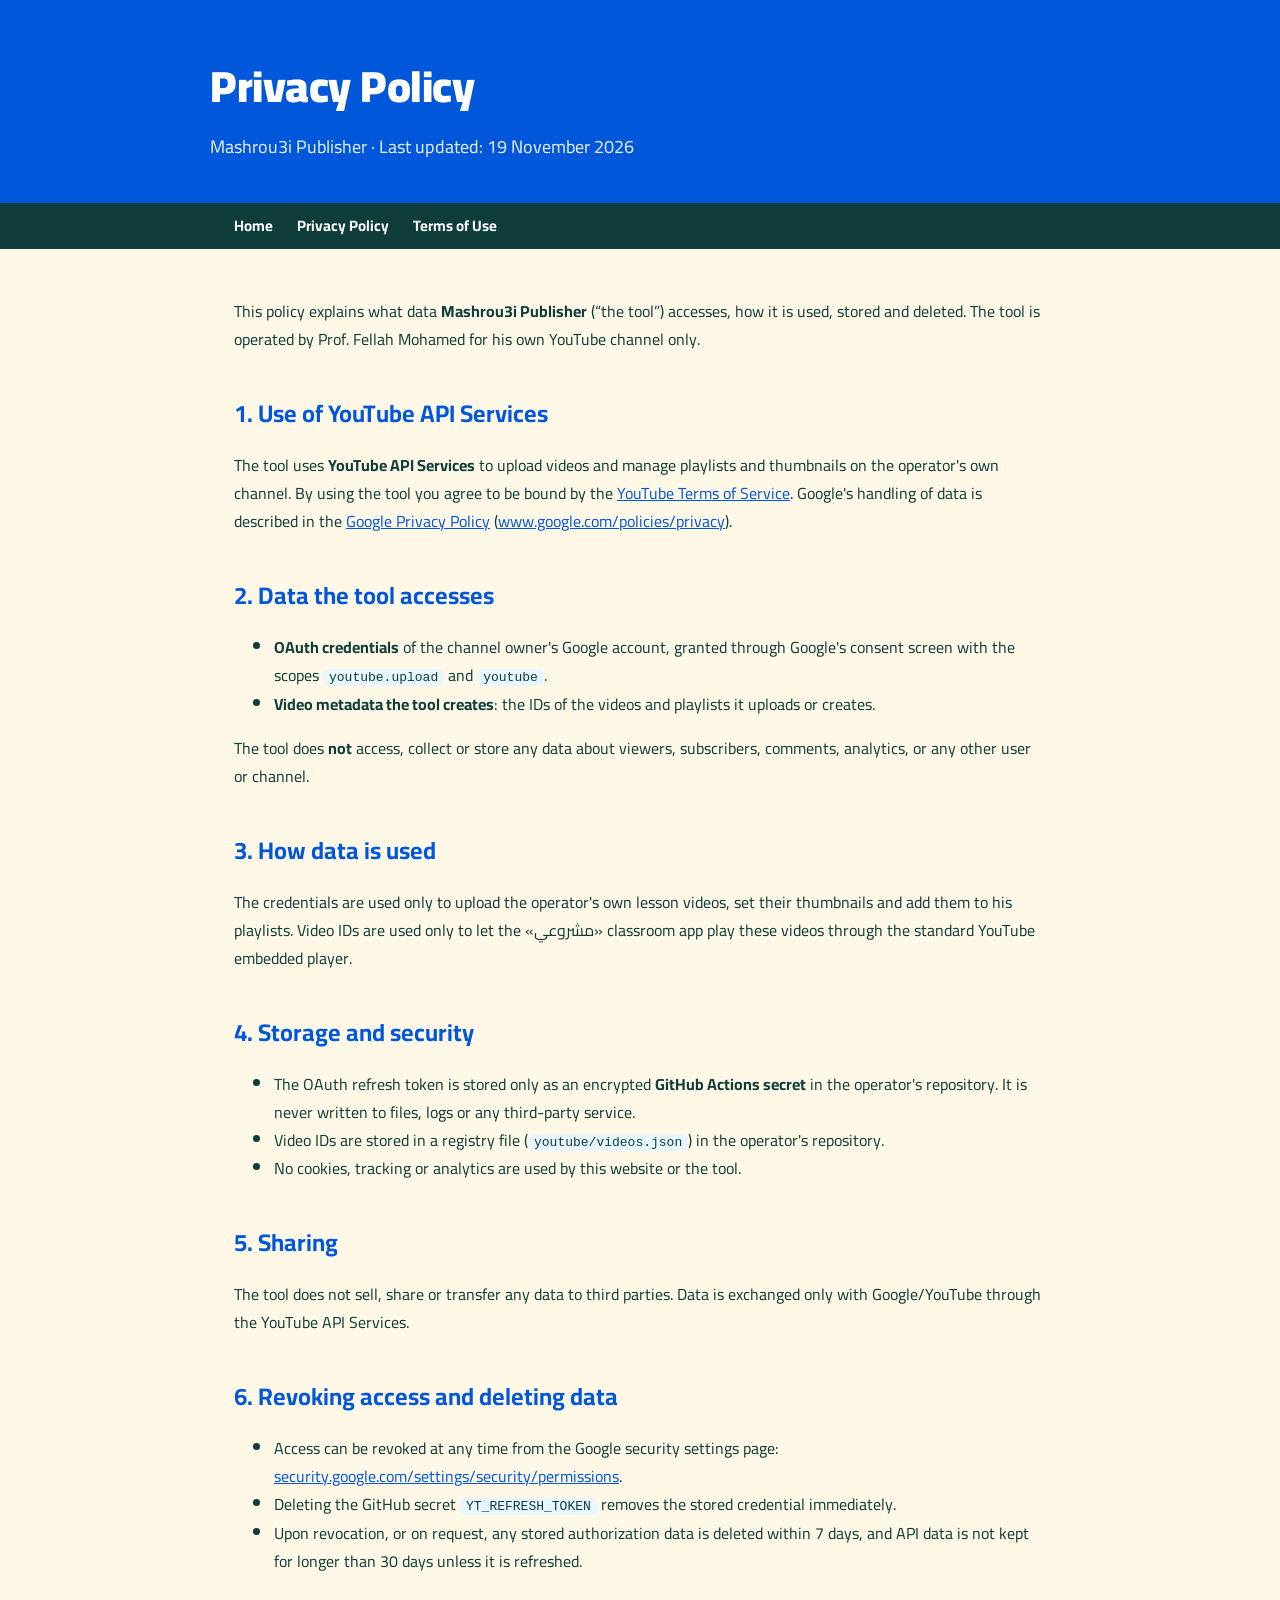
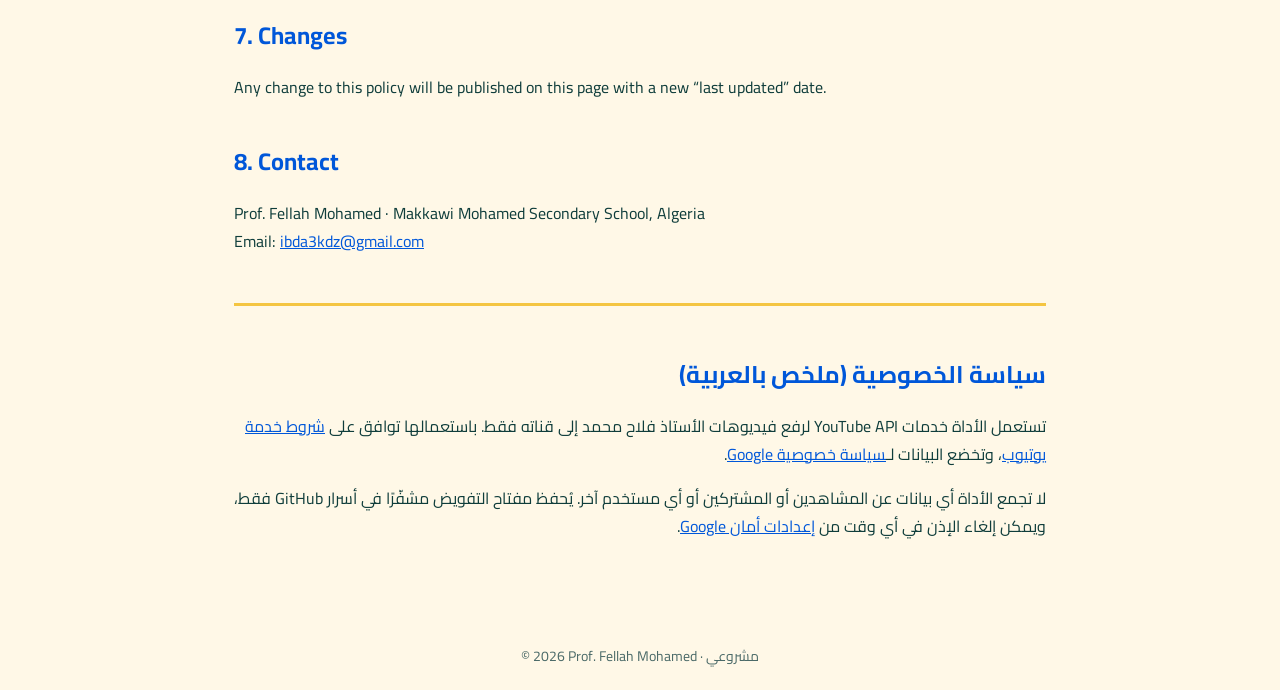
<file: privacy.html>
<!DOCTYPE html>
<html lang="en">
<head>
<meta charset="utf-8">
<meta name="viewport" content="width=device-width,initial-scale=1">
<title>Privacy Policy · Mashrou3i Publisher</title>
<link rel="preconnect" href="https://fonts.googleapis.com"><link rel="preconnect" href="https://fonts.gstatic.com" crossorigin>
<link href="https://fonts.googleapis.com/css2?family=Cairo:wght@400;700;900&display=swap" rel="stylesheet">
<link rel="stylesheet" href="style.css">
</head>
<body>
<header><div class="wrap"><h1>Privacy Policy</h1><p>Mashrou3i Publisher · Last updated: 19 November 2026</p></div></header>
<nav><div class="wrap"><a href="./">Home</a><a href="privacy.html">Privacy Policy</a><a href="terms.html">Terms of Use</a></div></nav>
<main>
<p>This policy explains what data <strong>Mashrou3i Publisher</strong> (“the tool”) accesses, how it is used, stored and deleted. The tool is operated by Prof. Fellah Mohamed for his own YouTube channel only.</p>

<h2>1. Use of YouTube API Services</h2>
<p>The tool uses <strong>YouTube API Services</strong> to upload videos and manage playlists and thumbnails on the operator's own channel. By using the tool you agree to be bound by the <a href="https://www.youtube.com/t/terms">YouTube Terms of Service</a>. Google's handling of data is described in the <a href="https://policies.google.com/privacy">Google Privacy Policy</a> (<a href="http://www.google.com/policies/privacy">www.google.com/policies/privacy</a>).</p>

<h2>2. Data the tool accesses</h2>
<ul>
<li><strong>OAuth credentials</strong> of the channel owner's Google account, granted through Google's consent screen with the scopes <code>youtube.upload</code> and <code>youtube</code>.</li>
<li><strong>Video metadata the tool creates</strong>: the IDs of the videos and playlists it uploads or creates.</li>
</ul>
<p>The tool does <strong>not</strong> access, collect or store any data about viewers, subscribers, comments, analytics, or any other user or channel.</p>

<h2>3. How data is used</h2>
<p>The credentials are used only to upload the operator's own lesson videos, set their thumbnails and add them to his playlists. Video IDs are used only to let the «مشروعي» classroom app play these videos through the standard YouTube embedded player.</p>

<h2>4. Storage and security</h2>
<ul>
<li>The OAuth refresh token is stored only as an encrypted <strong>GitHub Actions secret</strong> in the operator's repository. It is never written to files, logs or any third-party service.</li>
<li>Video IDs are stored in a registry file (<code>youtube/videos.json</code>) in the operator's repository.</li>
<li>No cookies, tracking or analytics are used by this website or the tool.</li>
</ul>

<h2>5. Sharing</h2>
<p>The tool does not sell, share or transfer any data to third parties. Data is exchanged only with Google/YouTube through the YouTube API Services.</p>

<h2>6. Revoking access and deleting data</h2>
<ul>
<li>Access can be revoked at any time from the Google security settings page: <a href="https://security.google.com/settings/security/permissions">security.google.com/settings/security/permissions</a>.</li>
<li>Deleting the GitHub secret <code>YT_REFRESH_TOKEN</code> removes the stored credential immediately.</li>
<li>Upon revocation, or on request, any stored authorization data is deleted within 7 days, and API data is not kept for longer than 30 days unless it is refreshed.</li>
</ul>

<h2>7. Changes</h2>
<p>Any change to this policy will be published on this page with a new “last updated” date.</p>

<h2>8. Contact</h2>
<p>Prof. Fellah Mohamed · Makkawi Mohamed Secondary School, Algeria<br>Email: <a href="mailto:ibda3kdz@gmail.com">ibda3kdz@gmail.com</a></p>

<section class="ar">
<h2>سياسة الخصوصية (ملخص بالعربية)</h2>
<p>تستعمل الأداة خدمات YouTube API لرفع فيديوهات الأستاذ فلاح محمد إلى قناته فقط. باستعمالها توافق على <a href="https://www.youtube.com/t/terms">شروط خدمة يوتيوب</a>، وتخضع البيانات لـ<a href="https://policies.google.com/privacy">سياسة خصوصية Google</a>.</p>
<p>لا تجمع الأداة أي بيانات عن المشاهدين أو المشتركين أو أي مستخدم آخر. يُحفظ مفتاح التفويض مشفّرًا في أسرار GitHub فقط، ويمكن إلغاء الإذن في أي وقت من <a href="https://security.google.com/settings/security/permissions">إعدادات أمان Google</a>.</p>
</section>
</main>
<footer>© 2026 Prof. Fellah Mohamed · مشروعي</footer>
</body>
</html>
</file>
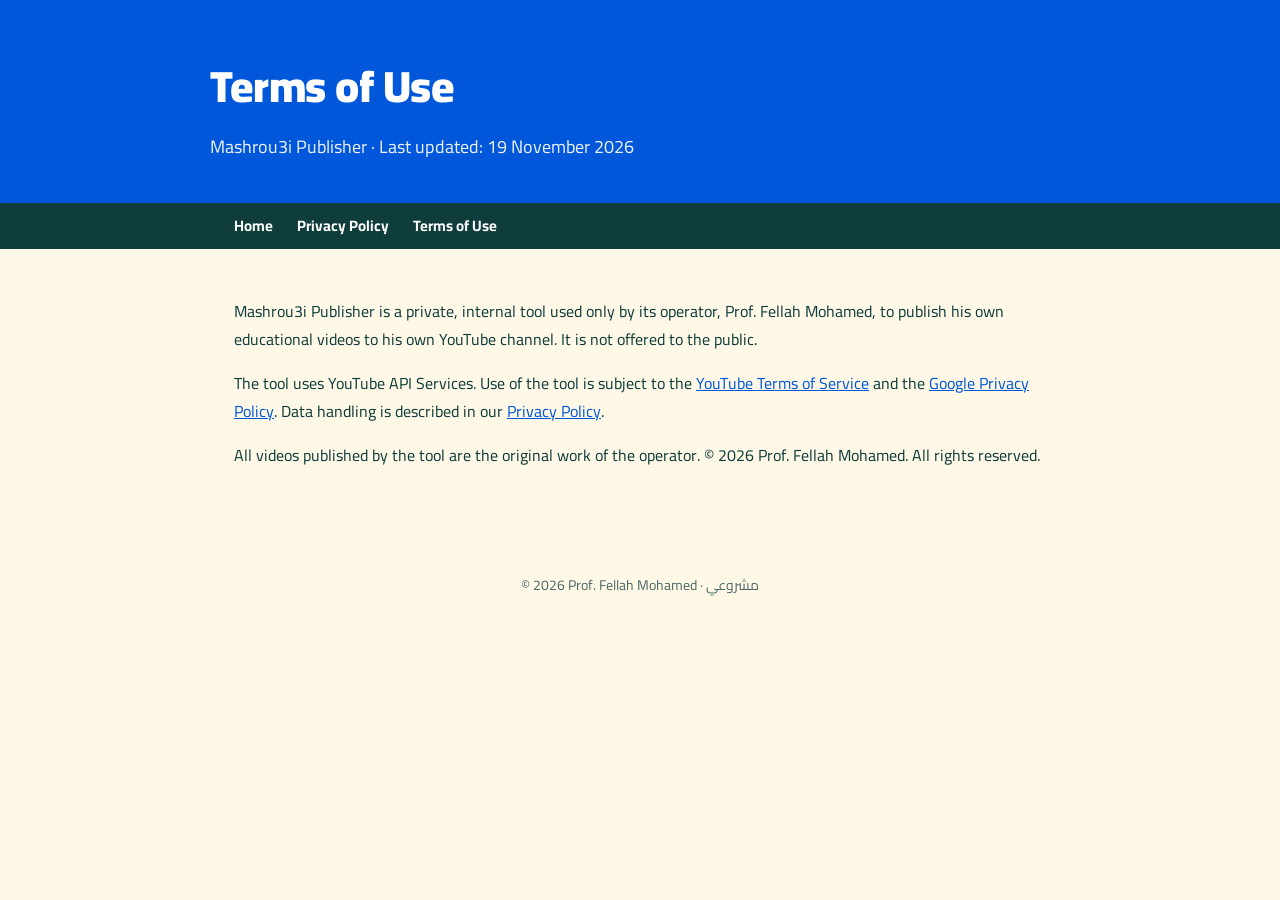
<file: terms.html>
<!DOCTYPE html>
<html lang="en">
<head>
<meta charset="utf-8">
<meta name="viewport" content="width=device-width,initial-scale=1">
<title>Terms of Use · Mashrou3i Publisher</title>
<link rel="preconnect" href="https://fonts.googleapis.com"><link rel="preconnect" href="https://fonts.gstatic.com" crossorigin>
<link href="https://fonts.googleapis.com/css2?family=Cairo:wght@400;700;900&display=swap" rel="stylesheet">
<link rel="stylesheet" href="style.css">
</head>
<body>
<header><div class="wrap"><h1>Terms of Use</h1><p>Mashrou3i Publisher · Last updated: 19 November 2026</p></div></header>
<nav><div class="wrap"><a href="./">Home</a><a href="privacy.html">Privacy Policy</a><a href="terms.html">Terms of Use</a></div></nav>
<main>
<p>Mashrou3i Publisher is a private, internal tool used only by its operator, Prof. Fellah Mohamed, to publish his own educational videos to his own YouTube channel. It is not offered to the public.</p>
<p>The tool uses YouTube API Services. Use of the tool is subject to the <a href="https://www.youtube.com/t/terms">YouTube Terms of Service</a> and the <a href="https://policies.google.com/privacy">Google Privacy Policy</a>. Data handling is described in our <a href="privacy.html">Privacy Policy</a>.</p>
<p>All videos published by the tool are the original work of the operator. © 2026 Prof. Fellah Mohamed. All rights reserved.</p>
</main>
<footer>© 2026 Prof. Fellah Mohamed · مشروعي</footer>
</body>
</html>
</file>
<file: style.css>
:root{--blue:#0057D9;--green:#10B981;--gold:#F4C542;--ink:#0F3D3B;--sky:#E8F6FF;--cream:#FFF8E7}
*{box-sizing:border-box}
body{margin:0;font-family:"Cairo",system-ui,sans-serif;color:var(--ink);background:var(--cream);line-height:1.75}
header{background:var(--blue);color:#fff;padding:48px 24px 40px}
header .wrap{max-width:860px;margin:0 auto}
header h1{margin:0;font-size:44px;font-weight:900;letter-spacing:-.5px}
header p{margin:6px 0 0;font-size:18px;opacity:.92}
nav{background:var(--ink)}
nav .wrap{max-width:860px;margin:0 auto;display:flex;gap:24px;padding:10px 24px}
nav a{color:#fff;text-decoration:none;font-weight:700;font-size:15px}
nav a:hover{color:var(--gold)}
main{max-width:860px;margin:0 auto;padding:32px 24px 64px}
h2{font-size:24px;margin:40px 0 8px;color:var(--blue)}
h3{font-size:18px;margin:24px 0 4px}
section.ar{direction:rtl;text-align:right;border-top:3px solid var(--gold);margin-top:48px;padding-top:8px}
.card{background:#fff;border-radius:14px;padding:20px 24px;margin:16px 0;border-inline-start:6px solid var(--green)}
a{color:var(--blue)}
code{background:var(--sky);padding:1px 6px;border-radius:6px}
footer{text-align:center;font-size:14px;padding:24px;color:#4b6a68}
</file>
